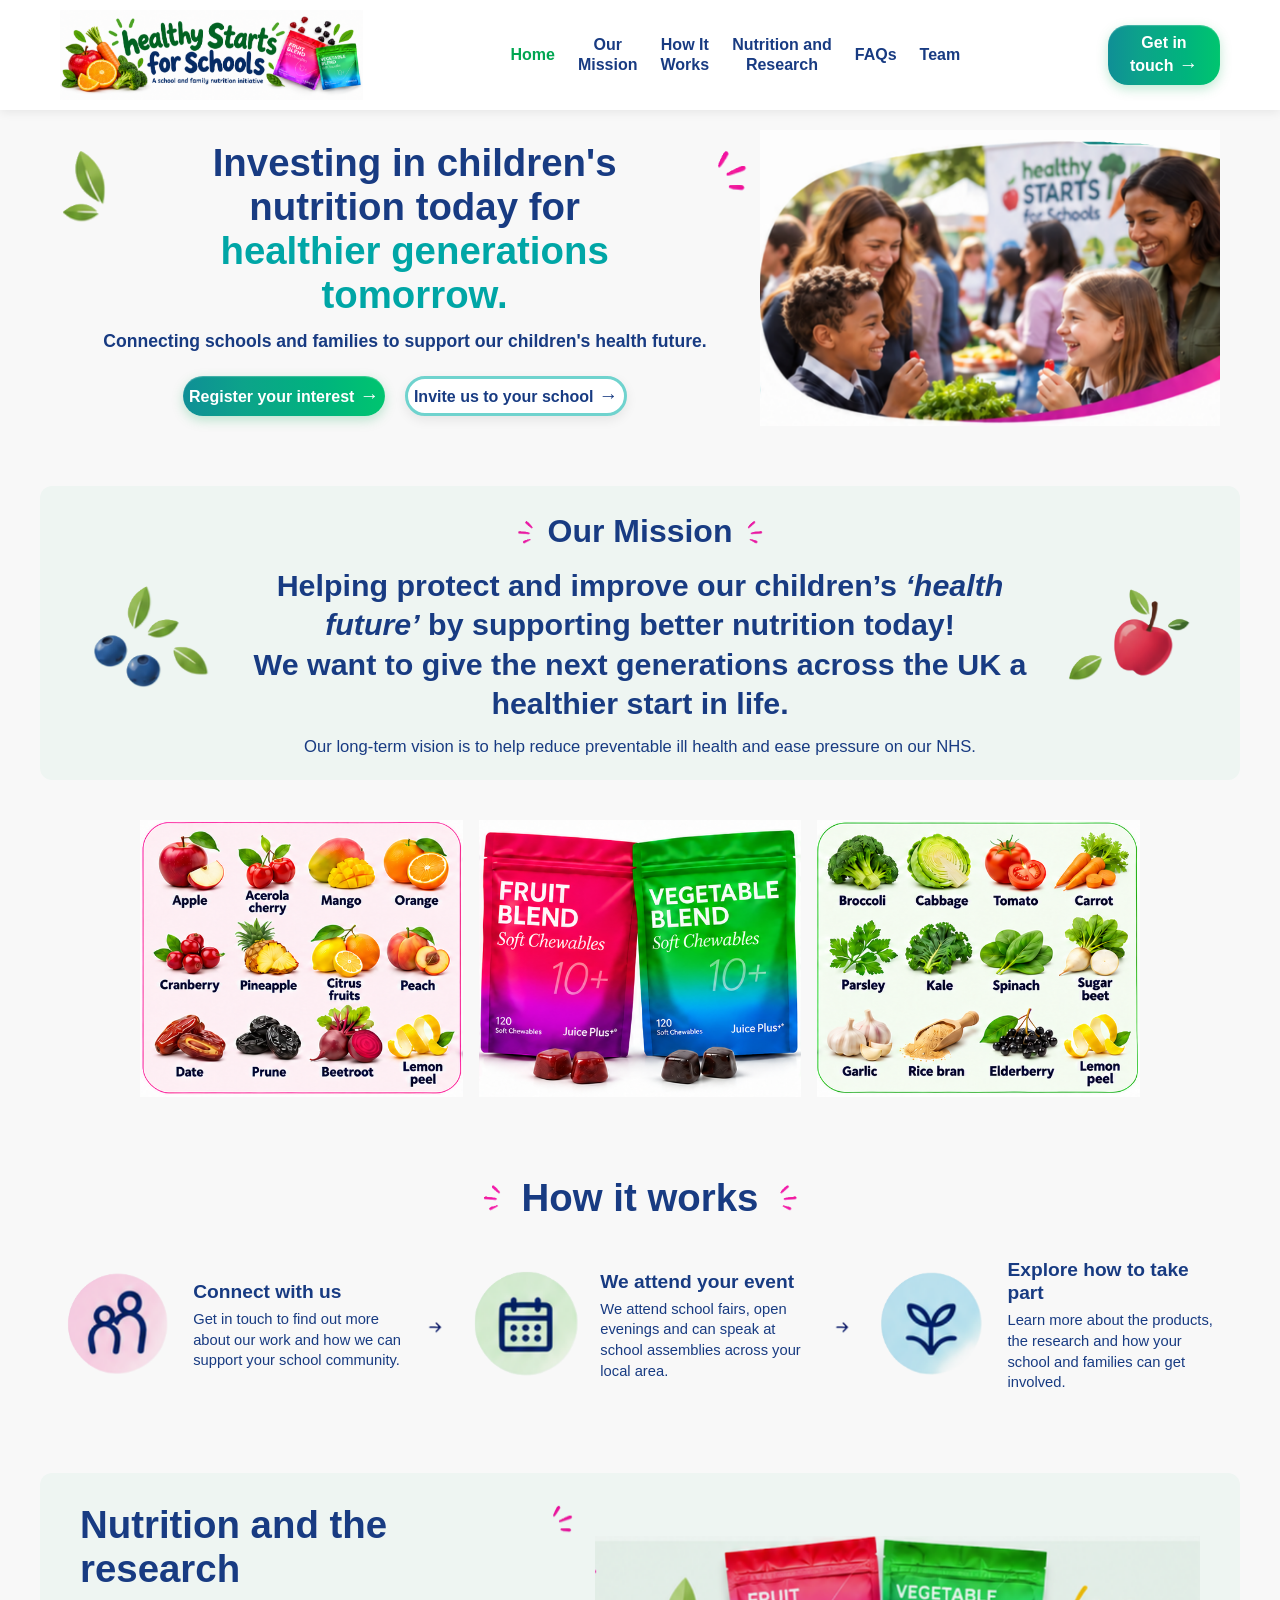
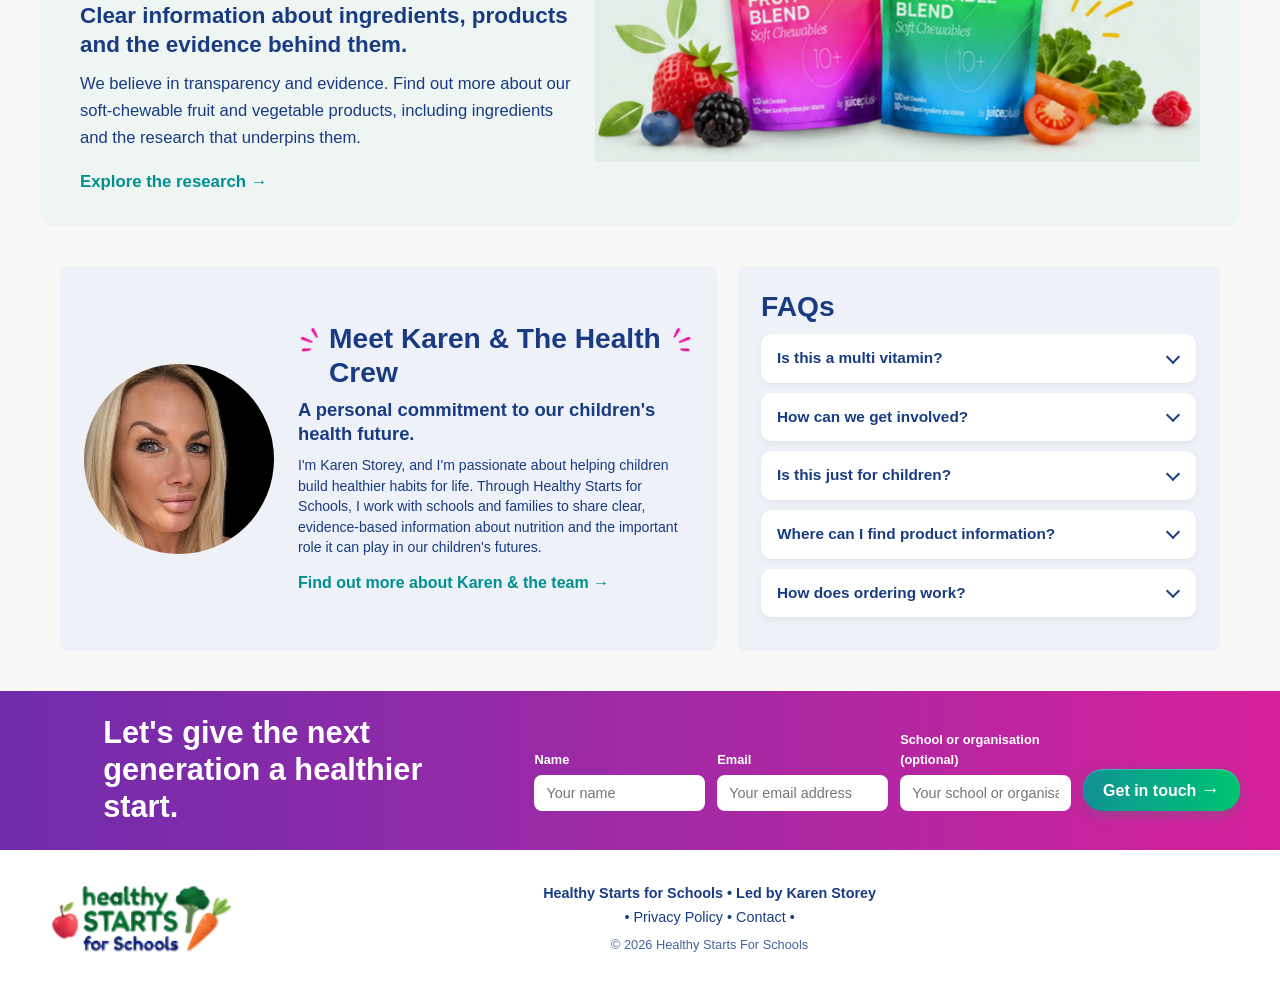
<file: index.html>
<!DOCTYPE html>
<html lang="en">
<head>
<meta charset="UTF-8">
<meta name="viewport" content="width=device-width, initial-scale=1.0">
<title>Healthy Starts For Schools</title>
<link rel="stylesheet" href="css/style.css">
<!-- Standard favicon -->
<link rel="icon" type="image/x-icon" href="images/icons/favicon.ico">

<!-- PNG favicons -->
<link rel="icon" type="image/png" sizes="16x16" href="images/icons/favicon-16x16.png">
<link rel="icon" type="image/png" sizes="32x32" href="images/icons/favicon-32x32.png">

<!-- Android -->
<link rel="icon" type="image/png" sizes="192x192" href="images/icons/android-chrome-192x192.png">
<link rel="icon" type="image/png" sizes="512x512" href="images/icons/android-chrome-512x512.png">

<!-- Apple -->
<link rel="apple-touch-icon" sizes="180x180" href="images/icons/apple-touch-icon.png">
</head>

<body>

<div id="header"></div>
<section class="hero-split">
	<div class="hero-content">

	<div class="hero-top">
		<img class="hero-leaves" src="images/leaves-top-left.png" alt="Leaves Left">

		<div class="hero-heading">
			<span class="dark-blue-text hero-text">Investing in children's nutrition today for</span>
			<span class="turquoise-text hero-text">healthier generations tomorrow.</span>
		</div>

		<img class="hero-glow" src="images/pink-glow-right.png" alt="Pink Glow">
	</div>

	<p class="hero-subtext">
		Connecting schools and families to support our children's health future.
	</p>

	<div class="hero-buttons">
		<button class="green-button" id="register-your-interest">Register your interest</button>
		<button class="white-button" id="invite-us-to-your-school">Invite us to your school</button>
	</div>

</div>

	<div class="hero-image">
		<img src="images/kids-parents-picture.png" alt="Kids Parents Picture">
	</div>
</section>

<section class="mission-banner">

	<img class="mission-fruit mission-fruit-left" src="images/mission-blueberries.png" alt="" aria-hidden="true">

	<div class="mission-text">

		<div class="mission-title-row">
			<img class="mission-glow" src="images/pink-glow-left-middle.png" alt="" aria-hidden="true">
			<h2 class="mission-title">Our Mission</h2>
			<img class="mission-glow" src="images/pink-glow-right-middle.png" alt="" aria-hidden="true">
		</div>

		<p class="mission-subtitle">
			Helping protect and improve our children’s <em>‘health future’</em> by supporting better nutrition today!<br>
We want to give the next generations across the UK a healthier start in life.
		</p>

		<p class="mission-body">
			Our long-term vision is to help reduce preventable ill health and ease pressure on our NHS.
		</p>

	</div>

	<img class="mission-fruit mission-fruit-right" src="images/mission-apple.png" alt="" aria-hidden="true">

</section>

<div class="ingredients-row">
		<img class="ingredients-img" src="images/caps-chewies-ingredients-left.png" alt="" aria-hidden="true">
		<img class="ingredients-img" src="images/caps-chewies-ingredients-center.png" alt="" aria-hidden="true">
		<img class="ingredients-img" src="images/caps-chewies-ingredients-right.png" alt="" aria-hidden="true">	
</div>


<section class="hiw">

	<div class="hiw-title-row">
		<img class="hiw-glow" src="images/pink-glow-left-middle.png" alt="" aria-hidden="true">
		<h2 class="hiw-title">How it works</h2>
		<img class="hiw-glow" src="images/pink-glow-right-middle.png" alt="" aria-hidden="true">
	</div>

	<div class="hiw-steps">

		<div class="hiw-step">
			<img class="hiw-icon" src="images/how-it-works-1-connect-graphic.png" alt="">
			<div class="hiw-text">
				<h3>Connect with us</h3>
				<p>Get in touch to find out more about our work and how we can support your school community.</p>
			</div>
		</div>

		<img class="hiw-arrow" src="images/how-it-works-0-arrow.png" alt="" aria-hidden="true">

		<div class="hiw-step">
			<img class="hiw-icon" src="images/how-it-works-2-join-graphic.png" alt="">
			<div class="hiw-text">
				<h3>We attend your event</h3>
				<p>We attend school fairs, open evenings and can speak at school assemblies across your local area.</p>
			</div>
		</div>

		<img class="hiw-arrow" src="images/how-it-works-0-arrow.png" alt="" aria-hidden="true">

		<div class="hiw-step">
			<img class="hiw-icon" src="images/how-it-works-3-explore-graphic.png" alt="">
			<div class="hiw-text">
				<h3>Explore how to take part</h3>
				<p>Learn more about the products, the research and how your school and families can get involved.</p>
			</div>
		</div>

	</div>

</section>
<section class="research-banner">

	<div class="research-text">

		<div class="research-title-row">
			<h2 class="research-title">Nutrition and the research</h2>
			<img class="research-glow" src="images/pink-glow-right.png" alt="" aria-hidden="true">
		</div>

		<p class="research-subtitle">
			Clear information about ingredients, products and the evidence behind them.
		</p>

		<p class="research-body">
			We believe in transparency and evidence. Find out more about our soft-chewable
			fruit and vegetable products, including ingredients and the research that
			underpins them.
		</p>

		<a class="research-link" href="nutritionresearch.html">Explore the research</a>

	</div>

	<div class="research-image">
		<img src="images/nutrition-and-research-graphic.png"
		     alt="Fruit Blend and Vegetable Blend soft chewables with fresh fruit and vegetables">
	</div>

</section>

<section class="tf">

	<!-- Left panel: Meet Karen -->
	<div class="tf-panel tf-team">

		<img class="tf-photo" src="images/people/Karen.png" alt="Karen Storey">

		<div class="tf-team-text">

			<div class="tf-title-row">
				<img class="tf-glow" src="images/pink-glow-left.png" alt="" aria-hidden="true">
				<h2 class="tf-title">Meet Karen &amp; The Health Crew</h2>
				<img class="tf-glow" src="images/pink-glow-right.png" alt="" aria-hidden="true">
			</div>

			<p class="tf-subtitle">A personal commitment to our children's health future.</p>

			<p class="tf-body">
				I'm Karen Storey, and I'm passionate about helping children build healthier
				habits for life. Through Healthy Starts for Schools, I work with schools and
				families to share clear, evidence-based information about nutrition and the
				important role it can play in our children's futures.
			</p>

			<a class="tf-link" href="team.html">Find out more about Karen &amp; the team</a>

		</div>
	</div>

	<!-- Right panel: FAQs -->
	<div class="tf-panel tf-faqs">

		<img class="tf-leaves" src="images/leaves-right.png" alt="" aria-hidden="true">

		<div class="tf-title-row">
			<h2 class="tf-title">FAQs</h2>
			<img class="tf-glow" src="images/pink-glow-right.png" alt="" aria-hidden="true">
		</div>
		<details class="tf-faq">
			<summary>Is this a multi vitamin?</summary>
			<p>No, the products are GMO free, Vegan, Whole food nutrition.</p>
		</details>
		<details class="tf-faq">
			<summary>How can we get involved?</summary>
			<p>Email us for more information.</p>
		</details>
		<details class="tf-faq">
			<summary>Is this just for children?</summary>
			<p>No. We do a full range of whole food nutrition for all ages 
			<a class="mini-green-button" href="https://karenstorey.juiceplus.com/gb/en-gb"
		   target="_blank" rel="noopener noreferrer">More info</a>
			</p>
		</details>

		<details class="tf-faq">
			<summary>Where can I find product information?</summary>
			<p>See the nutrition and research page.</p>
		</details>

		<details class="tf-faq">
			<summary>How does ordering work?</summary>
			<p>A simple repeat ordering system that gets delivered directly to your organisation.</p>
		</details>

	</div>

</section>

<section class="cta">
	<div class="cta-inner">

		<div class="cta-message">
			<img class="cta-leaves knockout" src="images/leaves-left.png" alt="" aria-hidden="true">
			<h2 class="cta-title">Let's give the next generation a healthier start.</h2>
			<img class="cta-glow knockout" src="images/pink-glow-right-middle.png" alt="" aria-hidden="true">
		</div>

		<form class="cta-form">
			<label>Name
				<input type="text" id="name" name="name" placeholder="Your name">
			</label>

			<label>Email
				<input type="email" id="email" name="email" placeholder="Your email address">
			</label>

			<label>School or organisation (optional)
				<input type="text" id="organisation" name="organisation" placeholder="Your school or organisation">
			</label>

			<button type="submit" id="get-in-touch-purple" class="green-button">
				Get in touch
			</button>
		</form>

	</div>
</section>
<div id="footer"></div>


<script src="js/script.js"></script>

</body>
</html>
</file>
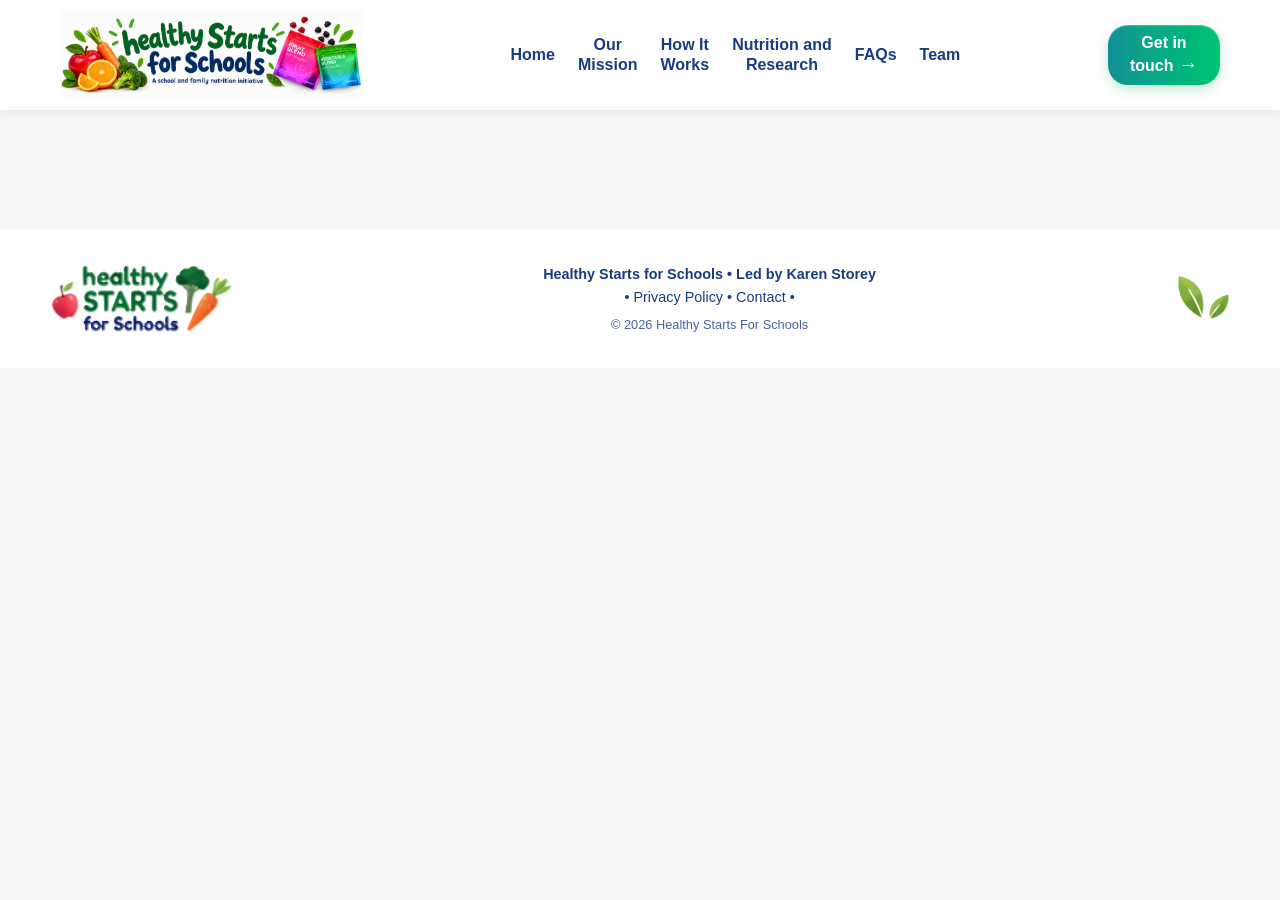
<file: blankpage.html>
<!DOCTYPE html>
<html lang="en">
<head>
<meta charset="UTF-8">
<meta name="viewport" content="width=device-width, initial-scale=1.0">
<title>Contact Us</title>
<link rel="stylesheet" href="css/style.css">
<!-- Standard favicon -->
<link rel="icon" type="image/x-icon" href="images/icons/favicon.ico">

<!-- PNG favicons -->
<link rel="icon" type="image/png" sizes="16x16" href="images/icons/favicon-16x16.png">
<link rel="icon" type="image/png" sizes="32x32" href="images/icons/favicon-32x32.png">

<!-- Android -->
<link rel="icon" type="image/png" sizes="192x192" href="images/icons/android-chrome-192x192.png">
<link rel="icon" type="image/png" sizes="512x512" href="images/icons/android-chrome-512x512.png">

<!-- Apple -->
<link rel="apple-touch-icon" sizes="180x180" href="images/icons/apple-touch-icon.png">
</head>

<body>

<div id="header"></div>

<section class="content">



</section>

<div id="footer"></div>

<script src="js/script.js"></script>

</body>
</html>
</file>
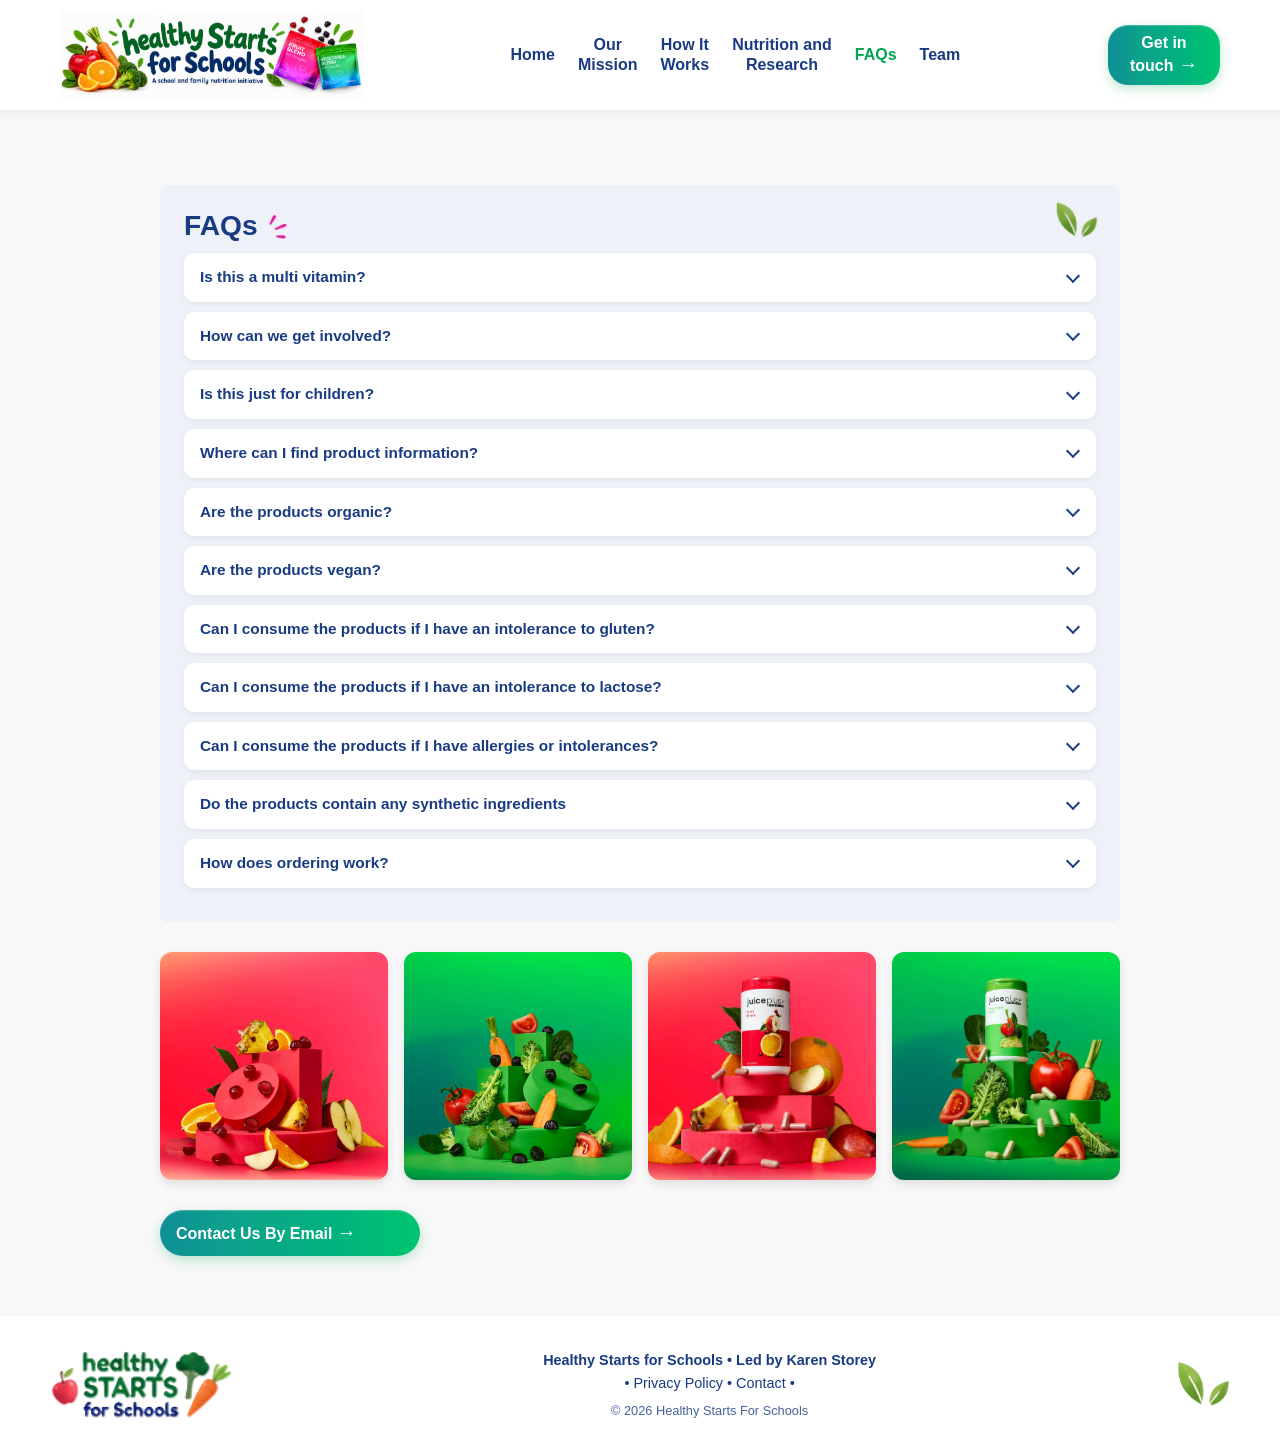
<file: faqs.html>
<!DOCTYPE html>
<html lang="en">
<head>
<meta charset="UTF-8">
<meta name="viewport" content="width=device-width, initial-scale=1.0">
<title>FAQs</title>
<link rel="stylesheet" href="css/style.css">
<!-- Standard favicon -->
<link rel="icon" type="image/x-icon" href="images/icons/favicon.ico">

<!-- PNG favicons -->
<link rel="icon" type="image/png" sizes="16x16" href="images/icons/favicon-16x16.png">
<link rel="icon" type="image/png" sizes="32x32" href="images/icons/favicon-32x32.png">

<!-- Android -->
<link rel="icon" type="image/png" sizes="192x192" href="images/icons/android-chrome-192x192.png">
<link rel="icon" type="image/png" sizes="512x512" href="images/icons/android-chrome-512x512.png">

<!-- Apple -->
<link rel="apple-touch-icon" sizes="180x180" href="images/icons/apple-touch-icon.png">
</head>

<body>

<div id="header"></div>

<section class="content">
	<p>
	<div class="tf-panel tf-faqs">

			<img class="tf-leaves" src="images/leaves-right.png" alt="" aria-hidden="true">

			<div class="tf-title-row">
				<h2 class="tf-title">FAQs</h2>
				<img class="tf-glow" src="images/pink-glow-right.png" alt="" aria-hidden="true">
			</div>
			<details class="tf-faq">
				<summary>Is this a multi vitamin?</summary>
				<p>No, the products are GMO free, Vegan, Whole food nutrition.</p>
			</details>
			<details class="tf-faq">
				<summary>How can we get involved?</summary>
				<p>Email us for more information.</p>
			</details>
			<details class="tf-faq">
				<summary>Is this just for children?</summary>
				<p>No. We do a full range of whole food nutrition for all ages 
				<a class="mini-green-button" href="https://keith.juiceplus.com"
			   target="_blank" rel="noopener noreferrer">More info</a>
				</p>
			</details>

			<details class="tf-faq">
				<summary>Where can I find product information?</summary>
				<p>See the nutrition and research page.</p>
			</details>
			
			<details class="tf-faq">
				<summary>Are the products organic?</summary>
				<p>We use organically grown fruits and vegetables whenever possible, provided they meet out strict quality standards. However, because organic sourcing is not always available at the level of quality we require, our products are not certified organic.</p>
			</details>
			
			<details class="tf-faq">
				<summary>Are the products vegan?</summary>
				<p>The capsules and chewables, as sold, are suitable for a vegan diet</p>
			</details>
			
			<details class="tf-faq">
				<summary>Can I consume the products if I have an intolerance to gluten?</summary>
				<p>We can confirm that all the products are gluten-free, containing gluten at levels below 20ppm, in accordance with EU Regulations on this subject.</p>
			</details>
			
			<details class="tf-faq">
				<summary>Can I consume the  products if I have an intolerance to lactose?</summary>
				<p>The products are lactose-free.</p>
			</details>
			
			<details class="tf-faq">
				<summary>Can I consume the products if I have allergies or intolerances?</summary>
				<p>If there are specific ingredients that you need to avoid due to your allergy or intolerance, please take a look at our product labels (available on our website) to check whether they are present in our products.  Ingredients that are considered common allergens under EU food law are highlighted in bold, but please do check the ingredients list carefully for any ingredient that is of concern to you with your specific allergy/intolerance.
				<br>
				If you have any concerns about the suitability of a food for you, due to allergies or other medical conditions, please always take a copy of the product information/label and discuss the matter with your doctor or other healthcare professional.</p>
			</details>
			
			<details class="tf-faq">
				<summary>Do the products contain any synthetic ingredients</summary>
				<p>Our products are developed with a focus on minimally processed, plant-based, whole-food ingredients. We aim, where possible, to use ingredients that are minimally processed and sourced from nature, within all other legal requirements.
				products are free of: <br>
					&bull; Preservatives<br>
					&bull; Synthetic colourings<br>
					&bull; Chemical stabilisers<br>
					&bull; GMO ingredients
				</p>
			</details>

			<details class="tf-faq">
				<summary>How does ordering work?</summary>
				<p>A simple repeat ordering system that gets delivered directly to your organisation. Te health crew will get you started and will be at the end of the phone if you have any issues. We will also do scheduled follow up calls to ensure all is going smoothly.</p>
			</details>

		</div>
	</p>

	<div class="product-gallery">

		<img src="images/Chew/Chewables2.png" alt="Fruit Blend soft chewables with fresh fruit">
		<img src="images/Chew/Chewables3.png" alt="Vegetable Blend soft chewables with fresh vegetables">

		<img src="images/Caps/Caps2.png" alt="Fruit Blend capsules and tub with fresh fruit">
		<img src="images/Caps/Caps3.png" alt="Vegetable Blend capsules and tub with fresh vegetables">

	</div>

	<a href="mailto:info@healthystartsforschools.co.uk" class="email-btn">
	Contact Us By Email
	</a>
<!--
<p>
<div class="research-image">
		<img src="images/raspberries-chewies-115.png" alt="Fruit Blend soft chewables with fresh fruit"><br>
		<img src="images/apples-chewies-115.png" alt="Vegetable Blend soft chewables with fresh vegetables">
	</div>
</p>-->
</section>

<div id="footer"></div>

<script src="js/script.js"></script>

</body>
</html>
</file>
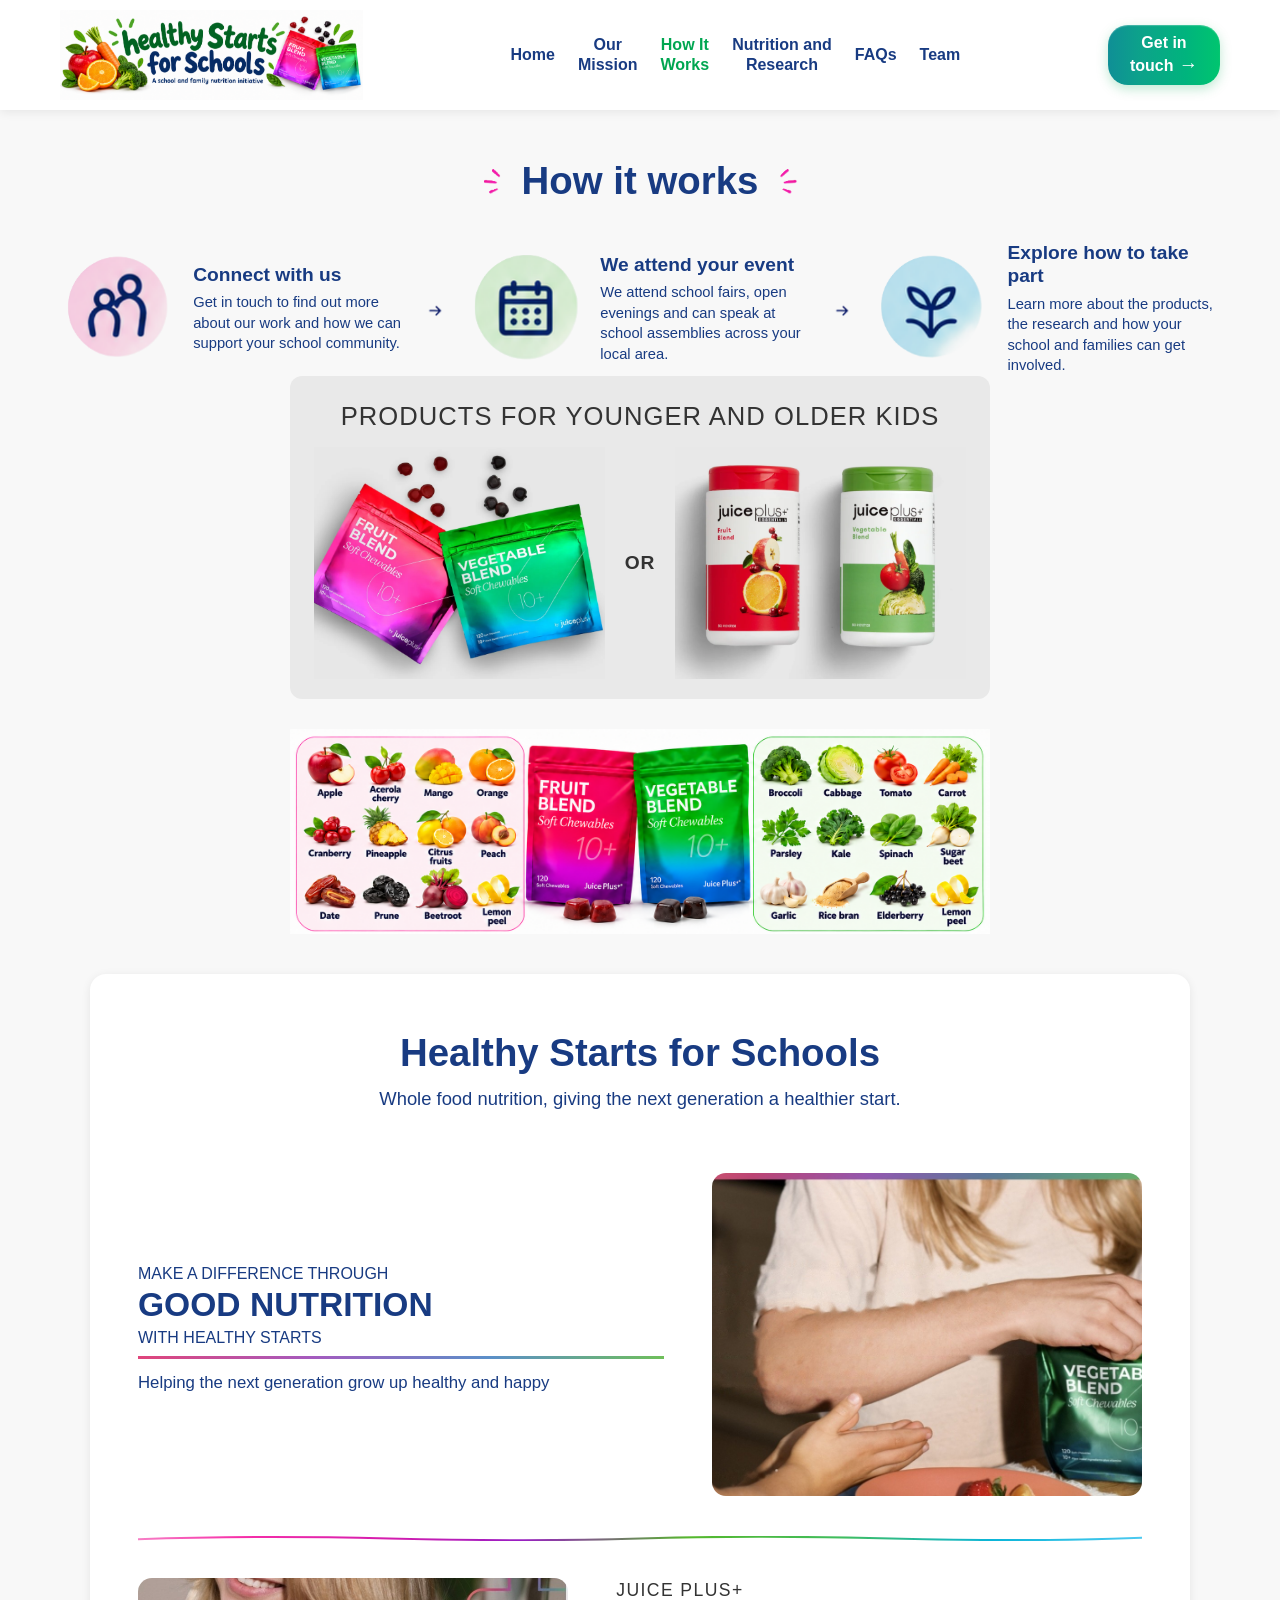
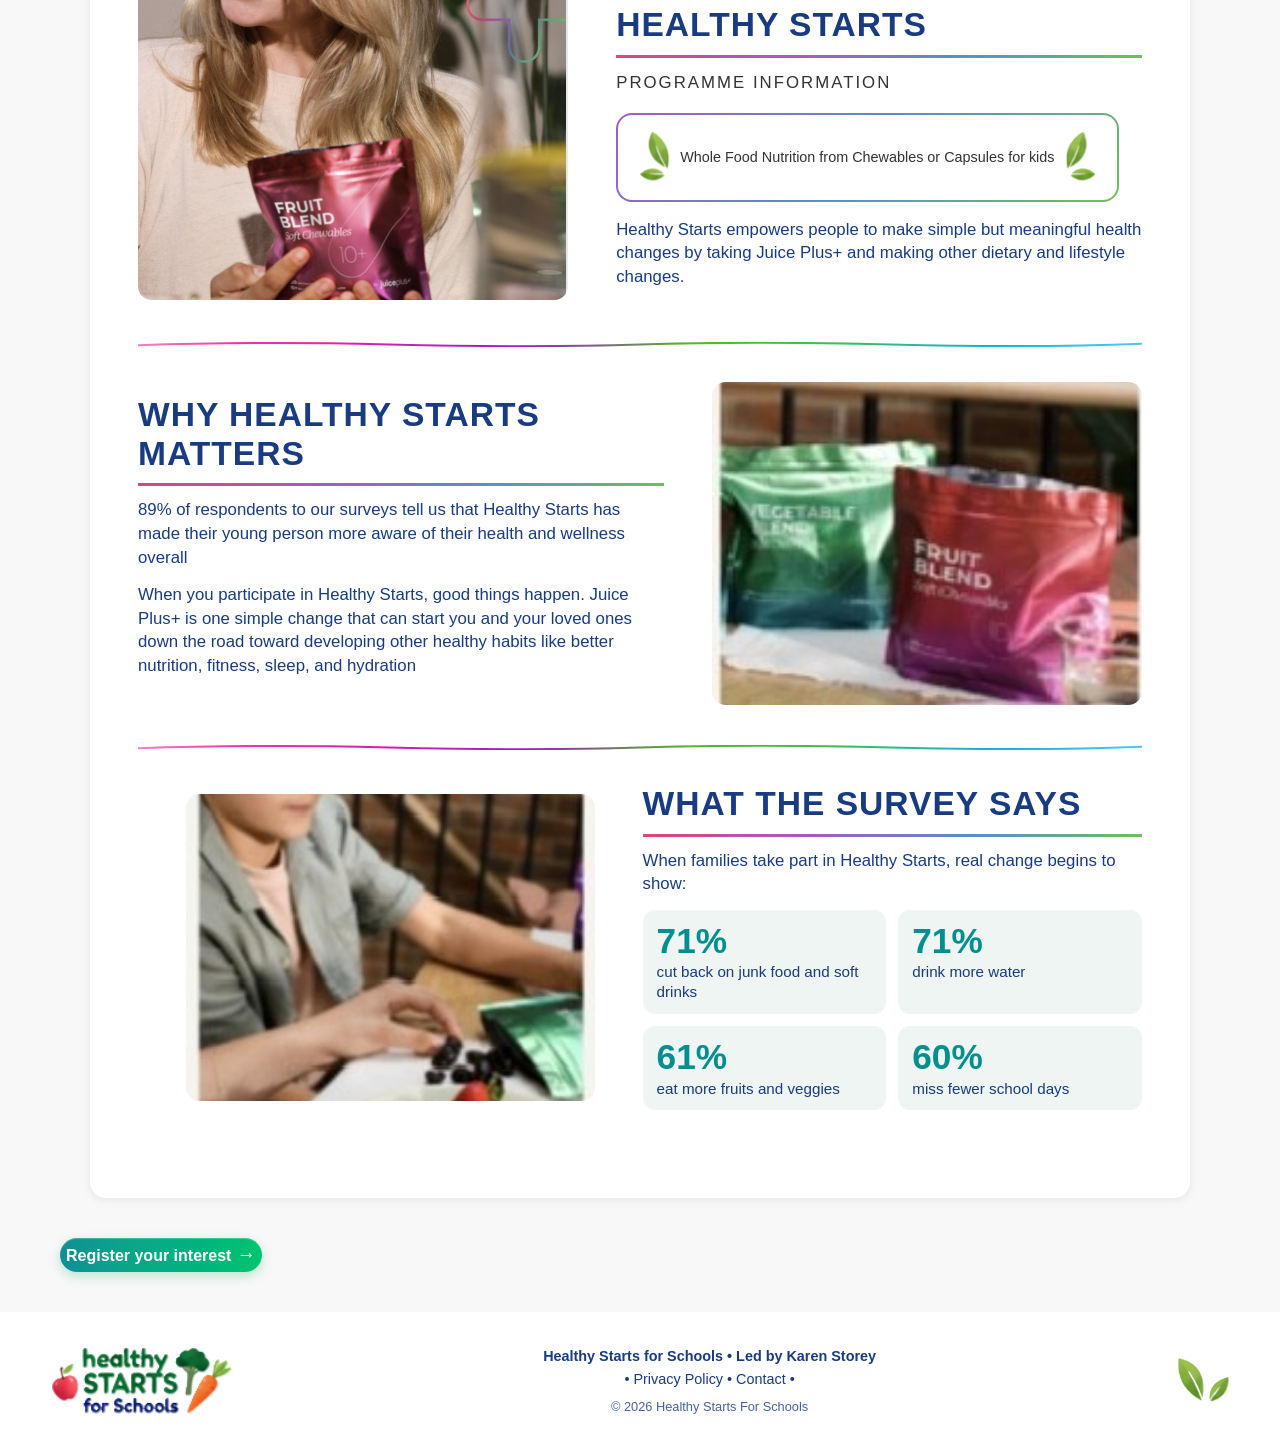
<file: howitworks.html>
<!DOCTYPE html>
<html lang="en">
<head>
<meta charset="UTF-8">
<meta name="viewport" content="width=device-width, initial-scale=1.0">
<title>How It Works</title>
<link rel="stylesheet" href="css/style.css">
<!-- Standard favicon -->
<link rel="icon" type="image/x-icon" href="images/icons/favicon.ico">

<!-- PNG favicons -->
<link rel="icon" type="image/png" sizes="16x16" href="images/icons/favicon-16x16.png">
<link rel="icon" type="image/png" sizes="32x32" href="images/icons/favicon-32x32.png">

<!-- Android -->
<link rel="icon" type="image/png" sizes="192x192" href="images/icons/android-chrome-192x192.png">
<link rel="icon" type="image/png" sizes="512x512" href="images/icons/android-chrome-512x512.png">

<!-- Apple -->
<link rel="apple-touch-icon" sizes="180x180" href="images/icons/apple-touch-icon.png">
</head>

<body>

<div id="header"></div>

<section class="hiw">

	<div class="hiw-title-row">
		<img class="hiw-glow" src="images/pink-glow-left-middle.png" alt="" aria-hidden="true">
		<h2 class="hiw-title">How it works</h2>
		<img class="hiw-glow" src="images/pink-glow-right-middle.png" alt="" aria-hidden="true">
	</div>

	<div class="hiw-steps">

		<div class="hiw-step">
			<img class="hiw-icon" src="images/how-it-works-1-connect-graphic.png" alt="">
			<div class="hiw-text">
				<h3>Connect with us</h3>
				<p>Get in touch to find out more about our work and how we can support your school community.</p>
			</div>
		</div>

		<img class="hiw-arrow" src="images/how-it-works-0-arrow.png" alt="" aria-hidden="true">

		<div class="hiw-step">
			<img class="hiw-icon" src="images/how-it-works-2-join-graphic.png" alt="">
			<div class="hiw-text">
				<h3>We attend your event</h3>
				<p>We attend school fairs, open evenings and can speak at school assemblies across your local area.</p>
			</div>
		</div>

		<img class="hiw-arrow" src="images/how-it-works-0-arrow.png" alt="" aria-hidden="true">

		<div class="hiw-step">
			<img class="hiw-icon" src="images/how-it-works-3-explore-graphic.png" alt="">
			<div class="hiw-text">
				<h3>Explore how to take part</h3>
				<p>Learn more about the products, the research and how your school and families can get involved.</p>
			</div>
		</div>

	</div>
<div class="free-products">

	<h2 class="fp-title">Products for younger and older kids</h2>

	<div class="fp-row">

		<div class="fp-photo">
			<img src="images/Chew/Chewables0.png"
			     alt="Fruit Blend and Vegetable Blend soft chewables pouches">
		</div>

		<span class="fp-or">OR</span>

		<div class="fp-photo">
			<img src="images/Caps/Caps1.png"
			     alt="Fruit Blend and Vegetable Blend capsule tubs">
		</div>

	</div>

</div>
<img class="clinicalresearch" src="images/caps-chewies-ingredients.png" alt="" aria-hidden="true">
<div class="story">

	<!-- Heading -->
	<div class="story-head">
		<h2>Healthy Starts for Schools</h2>
		<p>Whole food nutrition, giving the next generation a healthier start.</p>
	</div>

	<!-- 1. The hook: Good nutrition (photo on the right) -->
	<section class="story-row">

		<div class="survey-text">

			<p class="survey-kicker">MAKE A DIFFERENCE THROUGH</p>
			<h2 class="survey-headline">GOOD NUTRITION</h2>
			<p class="survey-kicker">WITH HEALTHY STARTS</p>

			<div class="survey-rule"></div>

			<p class="survey-intro">
				Helping the next generation grow up healthy and happy
			</p>

		</div>

		<div class="survey-photo">
			<img src="images/research/GN-01-no-text.jpg"
			     alt="A child and an adult sharing a pouch of Vegetable Blend soft chewables with fresh fruit">
		</div>

	</section>

	<!-- 2. What it is: Programme information (photo on the left) -->
	<section class="story-row">

		<div class="survey-text">

			<p class="survey-brand">JUICE PLUS+</p>
			<h2 class="survey-title">Healthy Starts</h2>
			<div class="survey-rule"></div>
			<p class="survey-sub">PROGRAMME INFORMATION</p>

			<div class="survey-result">
				<img class="result-leaf" src="images/leaves-top-left.png" alt="" aria-hidden="true">
				<span class="result-text">Whole Food Nutrition from Chewables or Capsules for kids</span>
				<img class="result-leaf" src="images/leaves-top-right.png" alt="" aria-hidden="true">
			</div>

			<p class="survey-intro">
				Healthy Starts empowers people to make simple but meaningful health changes
				by taking Juice Plus+ and making other dietary and lifestyle changes.
			</p>

		</div>

		<div class="survey-photo">
			<img src="images/research/hs-prog-info-pic.png"
			     alt="A smiling girl holding a pouch of Fruit Blend soft chewables">
		</div>

	</section>

	<!-- 3. The reason: Why Healthy Starts matters (photo on the right) -->
	<section class="story-row">

		<div class="survey-text">

			<h2 class="survey-title">Why Healthy Starts matters</h2>
			<div class="survey-rule"></div>

			<p class="survey-intro">
				89% of respondents to our surveys tell us that Healthy Starts has made their
				young person more aware of their health and wellness overall
			</p>

			<p class="survey-intro">
				When you participate in Healthy Starts, good things happen. Juice Plus+ is one
				simple change that can start you and your loved ones down the road toward
				developing other healthy habits like better nutrition, fitness, sleep, and
				hydration
			</p>

		</div>

		<div class="survey-photo">
			<img src="images/research/why-healthy-starts-matters-pic.png"
			     alt="Fruit Blend and Vegetable Blend soft chewables pouches on a table with a bowl of berries">
		</div>

	</section>

	<!-- 4. The proof: What the survey says (photo on the left) -->
	<section class="story-row">

		<div class="survey-text">

			<h2 class="survey-title">What the survey says</h2>
			<div class="survey-rule"></div>

			<p class="survey-intro">
				When families take part in Healthy Starts, real change begins to show:
			</p>

			<ul class="stat-tiles">
				<li><strong>71%</strong><span>cut back on junk food and soft drinks</span></li>
				<li><strong>71%</strong><span>drink more water</span></li>
				<li><strong>61%</strong><span>eat more fruits and veggies</span></li>
				<li><strong>60%</strong><span>miss fewer school days</span></li>
			</ul>

		</div>

		<div class="survey-photo">
			<img src="images/research/what-the-survey-says-pic.png"
			     alt="A child enjoying a plate of fresh fruit and a Juice Plus pouch">
		</div>
		<div class="story-cta">		
		</div>
	</section>

	

</div>
<!-- Ending -->
	
		<button class="green-button" id="story-register">Register your interest</button>
	
</section>

<div id="footer"></div>

<script src="js/script.js"></script>

</body>
</html>
</file>
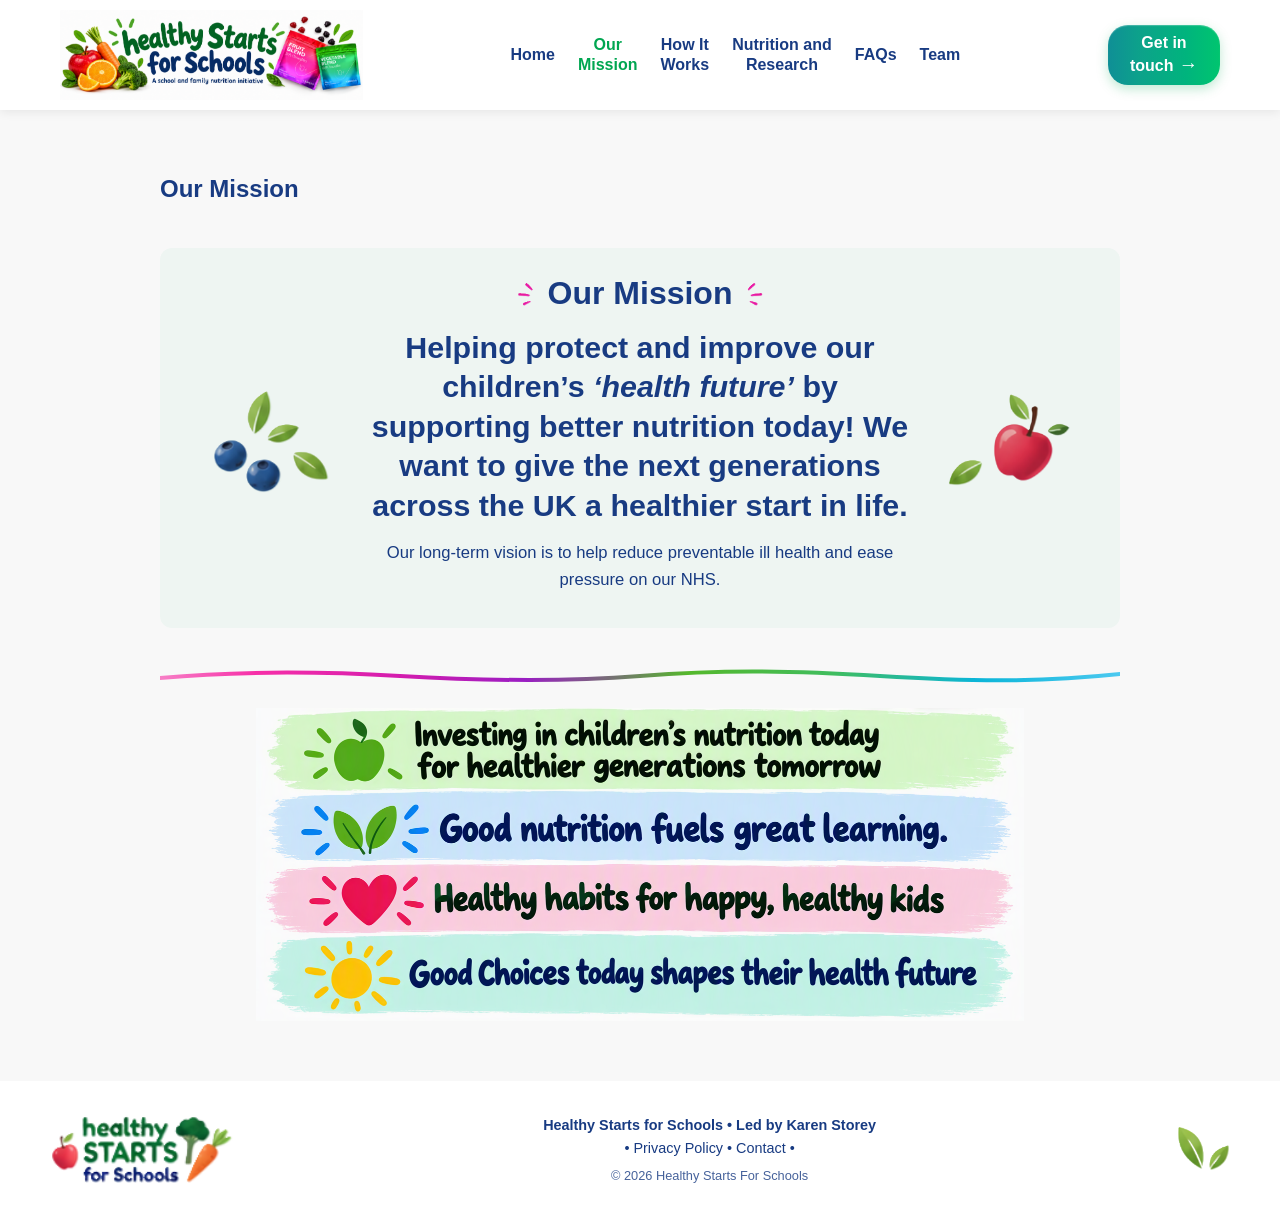
<file: mission.html>
<!DOCTYPE html>
<html lang="en">
<head>
<meta charset="UTF-8">
<meta name="viewport" content="width=device-width, initial-scale=1.0">
<title>HSFS Mission</title>
<link rel="stylesheet" href="css/style.css">
<!-- Standard favicon -->
<link rel="icon" type="image/x-icon" href="images/icons/favicon.ico">

<!-- PNG favicons -->
<link rel="icon" type="image/png" sizes="16x16" href="images/icons/favicon-16x16.png">
<link rel="icon" type="image/png" sizes="32x32" href="images/icons/favicon-32x32.png">

<!-- Android -->
<link rel="icon" type="image/png" sizes="192x192" href="images/icons/android-chrome-192x192.png">
<link rel="icon" type="image/png" sizes="512x512" href="images/icons/android-chrome-512x512.png">

<!-- Apple -->
<link rel="apple-touch-icon" sizes="180x180" href="images/icons/apple-touch-icon.png">
</head>

<body>

<div id="header"></div>

<section class="content">

<h1>Our Mission</h1>

<section class="mission-banner">

	<img class="mission-fruit mission-fruit-left" src="images/mission-blueberries.png" alt="" aria-hidden="true">

	<div class="mission-text">

		<div class="mission-title-row">
			<img class="mission-glow" src="images/pink-glow-left-middle.png" alt="" aria-hidden="true">
			<h2 class="mission-title">Our Mission</h2>
			<img class="mission-glow" src="images/pink-glow-right-middle.png" alt="" aria-hidden="true">
		</div>

		<p class="mission-subtitle">
			Helping protect and improve our children’s <em>‘health future’</em> by supporting better nutrition today!
We want to give the next generations across the UK a healthier start in life.
		</p>

		<p class="mission-body">
			Our long-term vision is to help reduce preventable ill health and ease pressure on our NHS.
		</p>

	</div>

	<img class="mission-fruit mission-fruit-right" src="images/mission-apple.png" alt="" aria-hidden="true">

</section>

<div class="squiggle-divider-thick"></div>

<img class="straplines" src="images/StrapLines.png" alt="" aria-hidden="true">
</section>

<div id="footer"></div>

<script src="js/script.js"></script>

</body>
</html>
</file>
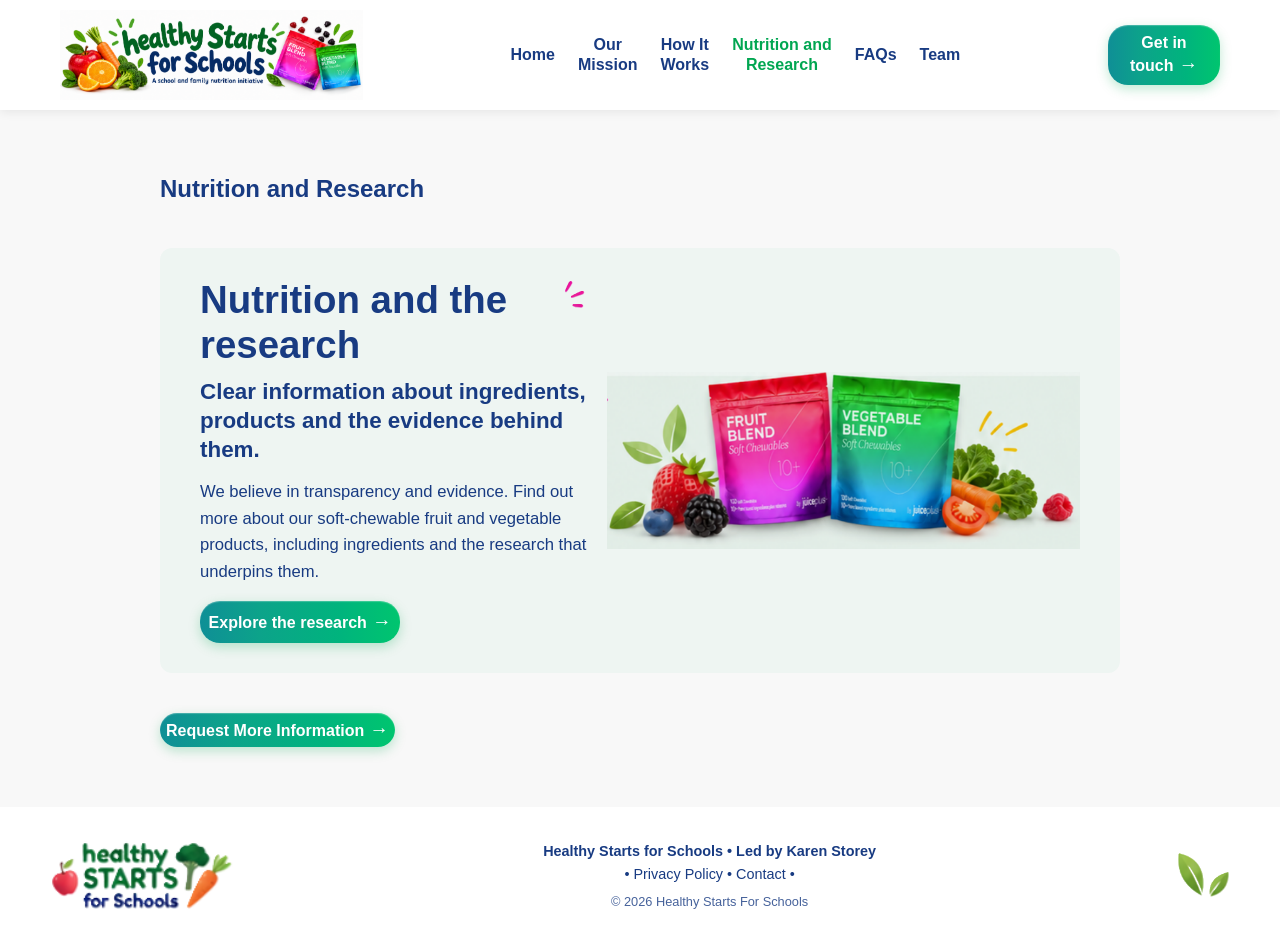
<file: nutritionresearch.html>
<!DOCTYPE html>
<html lang="en">
<head>
<meta charset="UTF-8">
<meta name="viewport" content="width=device-width, initial-scale=1.0">
<title>Nutrition and Research</title>
<link rel="stylesheet" href="css/style.css">
<!-- Standard favicon -->
<link rel="icon" type="image/x-icon" href="images/icons/favicon.ico">

<!-- PNG favicons -->
<link rel="icon" type="image/png" sizes="16x16" href="images/icons/favicon-16x16.png">
<link rel="icon" type="image/png" sizes="32x32" href="images/icons/favicon-32x32.png">

<!-- Android -->
<link rel="icon" type="image/png" sizes="192x192" href="images/icons/android-chrome-192x192.png">
<link rel="icon" type="image/png" sizes="512x512" href="images/icons/android-chrome-512x512.png">

<!-- Apple -->
<link rel="apple-touch-icon" sizes="180x180" href="images/icons/apple-touch-icon.png">
</head>

<body>

<div id="header"></div>

<section class="content">

<h1>Nutrition and Research</h1>

<section class="research-banner">

	<div class="research-text">

		<div class="research-title-row">
			<h2 class="research-title">Nutrition and the research</h2>
			<img class="research-glow" src="images/pink-glow-right.png" alt="" aria-hidden="true">
		</div>

		<p class="research-subtitle">
			Clear information about ingredients, products and the evidence behind them.
		</p>

		<p class="research-body">
			We believe in transparency and evidence. Find out more about our soft-chewable
			fruit and vegetable products, including ingredients and the research that
			underpins them.
		</p>

		<a class="green-button" href="nutritionresearchmore.html">Explore the research</a>		

	</div>

	<div class="research-image">
		<img src="images/nutrition-and-research-graphic.png"
		     alt="Fruit Blend and Vegetable Blend soft chewables with fresh fruit and vegetables">
	</div>

</section>

<button class='green-button' id='get-in-touch-nutrition'>Request More Information</button>

</section>

<div id="footer"></div>

<script src="js/script.js"></script>

</body>
</html>
</file>
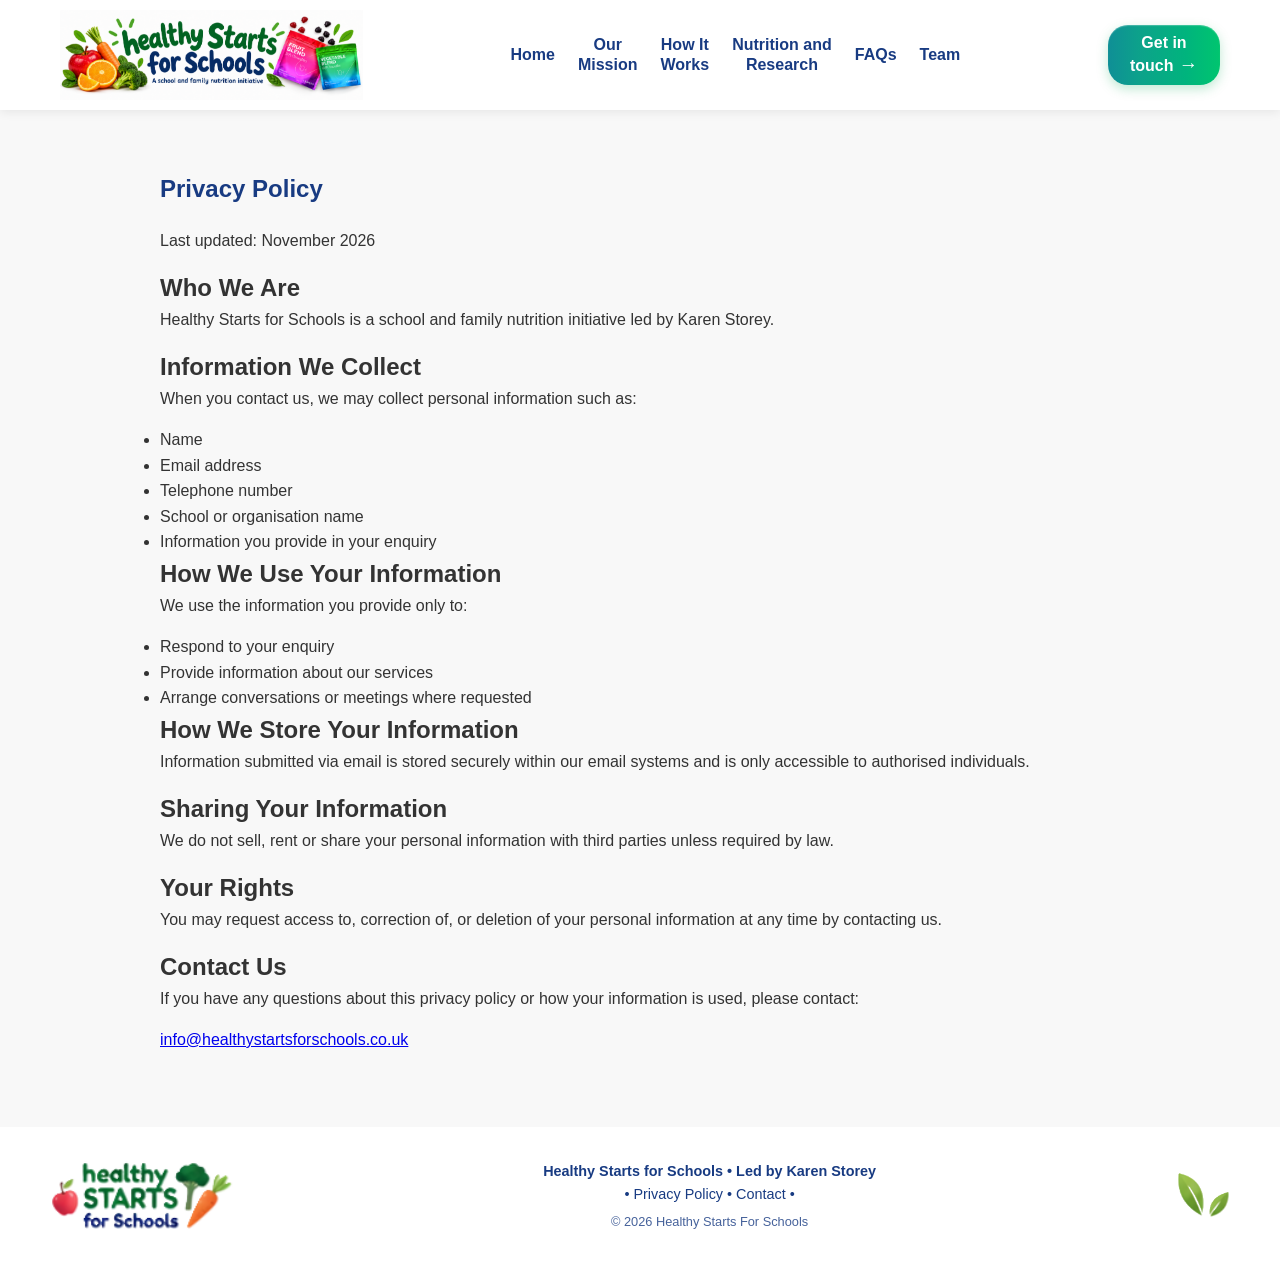
<file: privacy.html>
<!DOCTYPE html>
<html lang="en">
<head>
<meta charset="UTF-8">
<meta name="viewport" content="width=device-width, initial-scale=1.0">
<title>Privacy Policy</title>
<link rel="stylesheet" href="css/style.css">
<!-- Standard favicon -->
<link rel="icon" type="image/x-icon" href="images/icons/favicon.ico">

<!-- PNG favicons -->
<link rel="icon" type="image/png" sizes="16x16" href="images/icons/favicon-16x16.png">
<link rel="icon" type="image/png" sizes="32x32" href="images/icons/favicon-32x32.png">

<!-- Android -->
<link rel="icon" type="image/png" sizes="192x192" href="images/icons/android-chrome-192x192.png">
<link rel="icon" type="image/png" sizes="512x512" href="images/icons/android-chrome-512x512.png">

<!-- Apple -->
<link rel="apple-touch-icon" sizes="180x180" href="images/icons/apple-touch-icon.png">
</head>

<body>

<div id="header"></div>

<section class="content">

<h1>Privacy Policy</h1>

<p>Last updated: November 2026</p>

<h2>Who We Are</h2>

<p>
Healthy Starts for Schools is a school and family nutrition initiative led by Karen Storey.
</p>

<h2>Information We Collect</h2>

<p>
When you contact us, we may collect personal information such as:
</p>

<ul>
    <li>Name</li>
    <li>Email address</li>
    <li>Telephone number</li>
    <li>School or organisation name</li>
    <li>Information you provide in your enquiry</li>
</ul>

<h2>How We Use Your Information</h2>

<p>
We use the information you provide only to:
</p>

<ul>
    <li>Respond to your enquiry</li>
    <li>Provide information about our services</li>
    <li>Arrange conversations or meetings where requested</li>
</ul>

<h2>How We Store Your Information</h2>

<p>
Information submitted via email is stored securely within our email systems and is only accessible to authorised individuals.
</p>

<h2>Sharing Your Information</h2>

<p>
We do not sell, rent or share your personal information with third parties unless required by law.
</p>

<h2>Your Rights</h2>

<p>
You may request access to, correction of, or deletion of your personal information at any time by contacting us.
</p>

<h2>Contact Us</h2>

<p>
If you have any questions about this privacy policy or how your information is used, please contact:
</p>

<p>
<a href="mailto:info@healthystartsforschools.co.uk">
info@healthystartsforschools.co.uk
</a>
</p>

</section>

<div id="footer"></div>

<script src="js/script.js"></script>

</body>
</html>
</file>
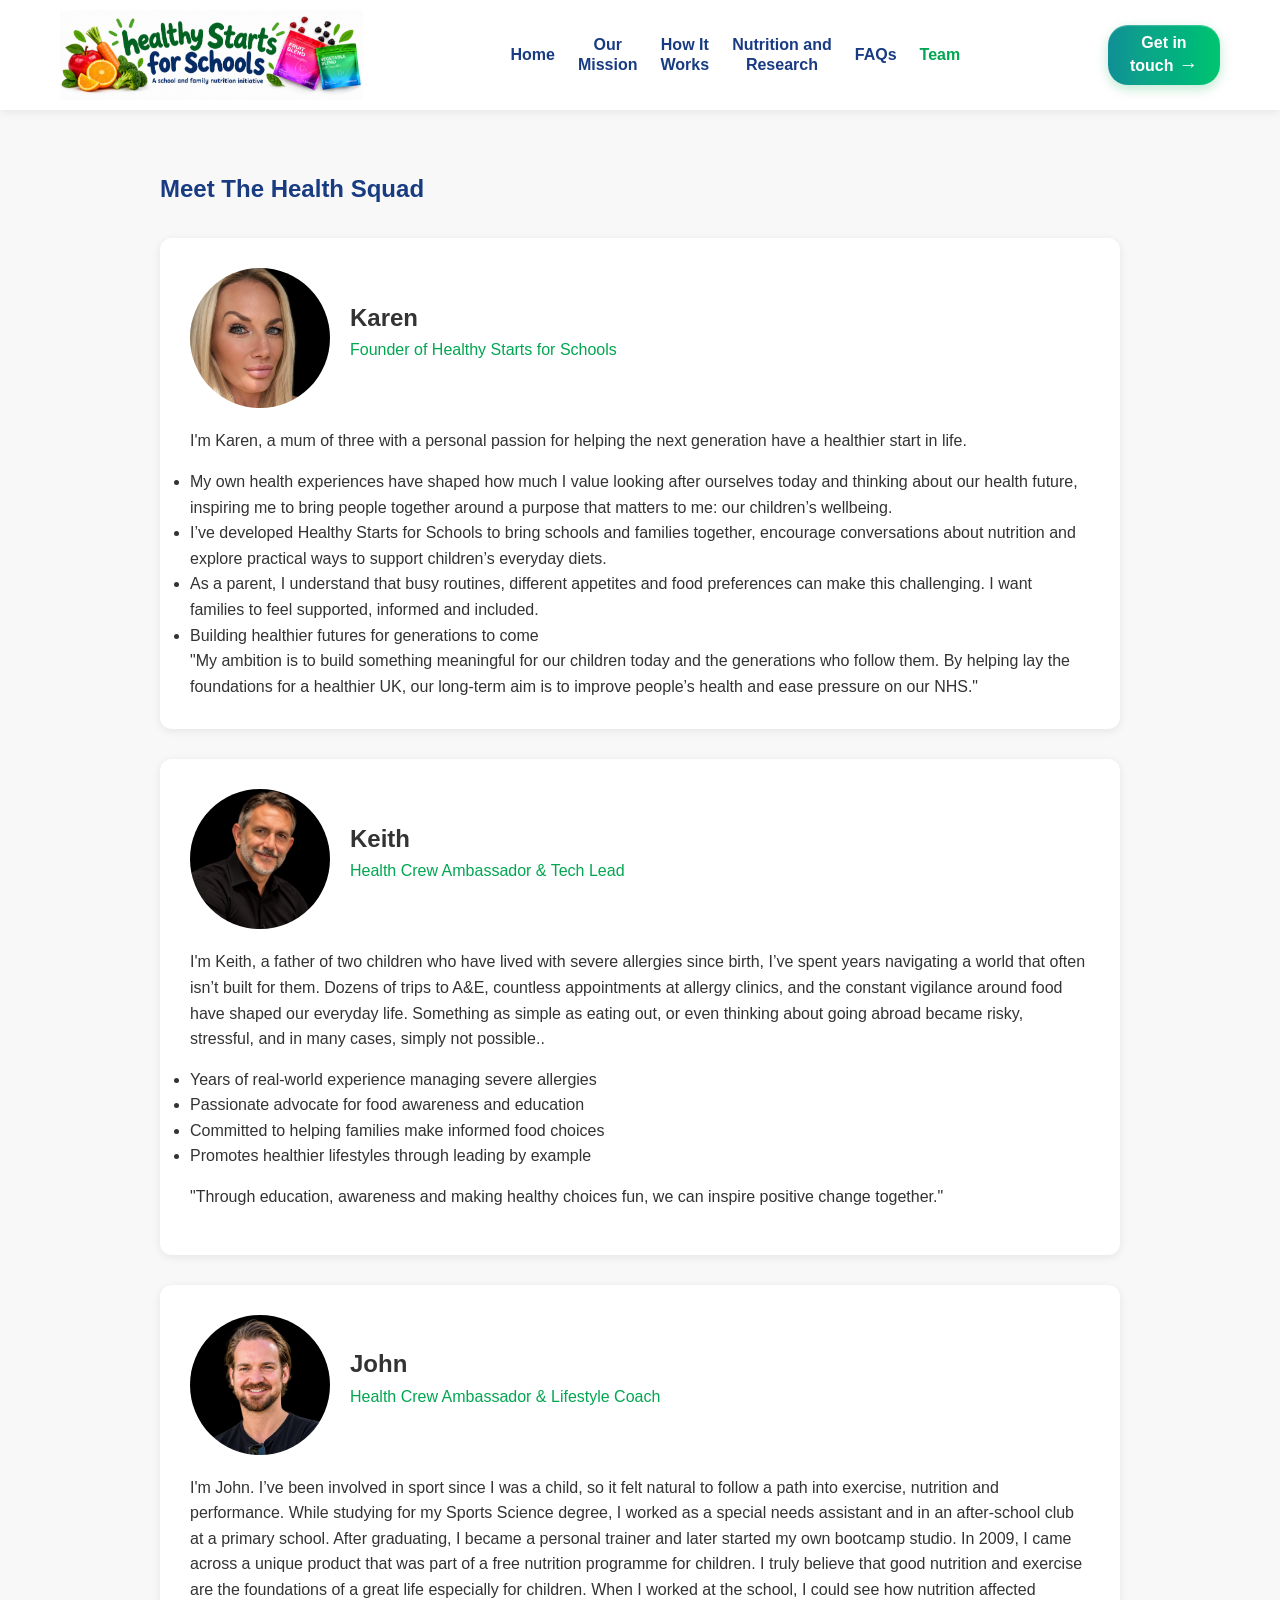
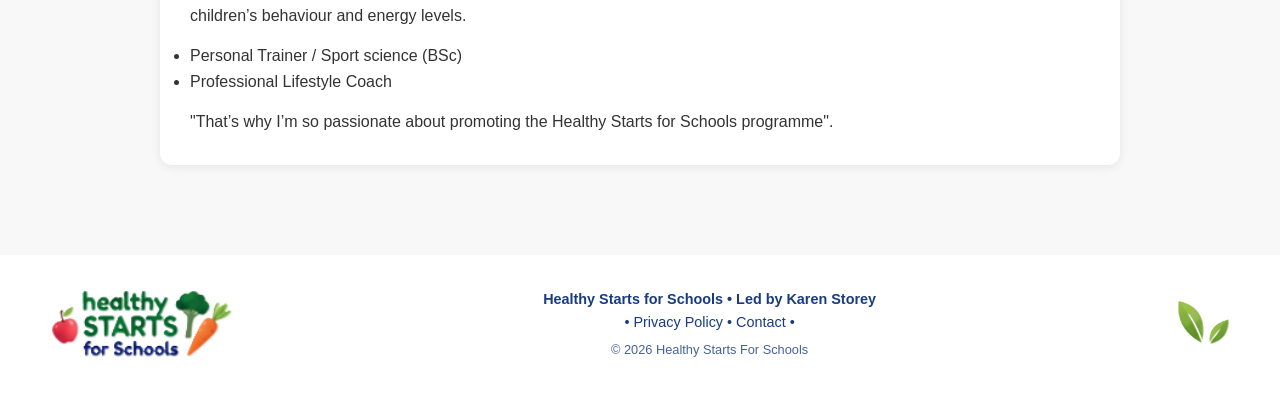
<file: team.html>
<!DOCTYPE html>
<html lang="en">
<head>
<meta charset="UTF-8">
<meta name="viewport" content="width=device-width, initial-scale=1.0">
<title>The Team</title>
<link rel="stylesheet" href="css/style.css">
<!-- Standard favicon -->
<link rel="icon" type="image/x-icon" href="images/icons/favicon.ico">

<!-- PNG favicons -->
<link rel="icon" type="image/png" sizes="16x16" href="images/icons/favicon-16x16.png">
<link rel="icon" type="image/png" sizes="32x32" href="images/icons/favicon-32x32.png">

<!-- Android -->
<link rel="icon" type="image/png" sizes="192x192" href="images/icons/android-chrome-192x192.png">
<link rel="icon" type="image/png" sizes="512x512" href="images/icons/android-chrome-512x512.png">

<!-- Apple -->
<link rel="apple-touch-icon" sizes="180x180" href="images/icons/apple-touch-icon.png">
</head>

<body>

<div id="header"></div>

<section class="content">

    <h1>Meet The Health Squad</h1>

    <div class="team-member">

        <div class="team-header">
            <img src="images/people/Karen.png" alt="Karen Storey">
            <div>
                <h2>Karen</h2>
                <p class="team-role">Founder of Healthy Starts for Schools</p>
            </div>
        </div>

        <p>
            I'm Karen, a mum of three with a personal passion for helping the next generation have a healthier start in life.
        </p>

        <ul>
            <li>My own health experiences have shaped how much I value looking after ourselves today and thinking about our health future, inspiring me to bring people together around a purpose that matters to me: our children’s wellbeing.</li>
            <li>I’ve developed Healthy Starts for Schools to bring schools and families together, encourage conversations about nutrition and explore practical ways to support children’s everyday diets.</li>
            <li>As a parent, I understand that busy routines, different appetites and food preferences can make this challenging. I want families to feel supported, informed and included.</li>
            <li>Building healthier futures for generations to come</li>
        </ul>

        <blockquote>
            "My ambition is to build something meaningful for our children today and the generations who follow them. By helping lay the foundations for a healthier UK, our long-term aim is to improve people’s health and ease pressure on our NHS."
        </blockquote>
       
    </div>


    <div class="team-member">

        <div class="team-header">
            <img src="images/people/Keith.png" alt="Keith">
            <div>
                <h2>Keith</h2>
                <p class="team-role">Health Crew Ambassador & Tech Lead</p>
            </div>
        </div>

        <p>
            I'm Keith, a father of two children who have lived with severe allergies since birth, I’ve spent years navigating a world that often isn’t built for them. Dozens of trips to A&amp;E, countless appointments at allergy clinics, and the constant vigilance around food have shaped our everyday life. Something as simple as eating out, or even thinking about going abroad became risky, stressful, and in many cases, simply not possible..
        </p>

        <ul>
            <li>Years of real-world experience managing severe allergies</li>
            <li>Passionate advocate for food awareness and education</li>
            <li>Committed to helping families make informed food choices</li>
            <li>Promotes healthier lifestyles through leading by example</li>
        </ul>
<p>
        <blockquote>
            "Through education, awareness and making healthy choices fun, we can inspire positive change together."
        </blockquote>
</p>
    </div>


    <div class="team-member">

        <div class="team-header">
            <img src="images/people/John.png" alt="John">
            <div>
                <h2>John</h2>
                <p class="team-role">Health Crew Ambassador & Lifestyle Coach</p>
            </div>
        </div>

        <p>
            I'm John. I’ve been involved in sport since I was a child, so it felt natural to follow a path into exercise, nutrition and performance.

			While studying for my Sports Science degree, I worked as a special needs assistant and in an after-school club at a primary school.

			After graduating, I became a personal trainer and later started my own bootcamp studio. In 2009, I came across a unique product that was part of a free nutrition programme for children.

			I truly believe that good nutrition and exercise are the foundations of a great life especially for children. When I worked at the school, I could see how nutrition affected children’s behaviour and energy levels.
			<ul>
				<li>Personal Trainer / Sport science (BSc)</li>
				<li>Professional Lifestyle Coach</li>
			</ul>
        </p>

 <blockquote>
            "That’s why I’m so passionate about promoting the Healthy Starts for Schools programme".
        </blockquote>
    </div>

</section>

<div id="footer"></div>

<script src="js/script.js"></script>

</body>
</html>
</file>
<file: css/style.css>
:root{
    --green-primary:#00A651;
    --green-dark:#008948;
    --green-light:#7AC943;
    --blue-primary:#183B82;
    --blue-dark:#102A60;
	--turquoise-primary:#00A6A6;
    --turquoise-dark:#008F8F;
    --red:#F44336;
    --red-light:#FF6B6B;
    --orange:#F9A11B;
    --yellow:#F7D100;
    --offwhite:#F8F8F8;
}

*{
    margin:0;
    padding:0;
    box-sizing:border-box;
}

body{
    font-family:Arial, Helvetica, sans-serif;
    background:var(--offwhite);
    line-height:1.6;
    color:#333;
}

header{
    background:#fff;
    box-shadow:0 2px 10px rgba(0,0,0,0.08);
    position:sticky;
    top:0;
    z-index:1000;
}

.header-container{
    max-width:1200px;
    margin:auto;
    display:flex;
    align-items:center;
    justify-content:space-between;
    padding:10px 20px;
}

.logo{
    height:90px;
    width:auto;
}
@media (max-width:1200px){
    .logo{ height:70px; }
}
.nav-links{
    display:flex;
    list-style:none;
    gap:30px;
}

.nav-links a{
    text-decoration:none;
    color:var(--blue-primary);
    font-weight:bold;
    transition:.3s;
}

.nav-links a:hover{
    color:var(--green-primary);
}

.burger{
    display:none;            /* shown on mobile by your existing media query */
    background:none;
    border:none;
    padding:0;
    cursor:pointer;
    line-height:0;           /* removes extra space around the image */
}

.burger-img{
    height:30px;             /* adjust to taste */
    width:auto;
    display:block;    
}
.burger:hover .burger-img{ opacity:0.8; }

.hero{
    text-align:center;
    padding:80px 20px;
}

.hero h1{
    color:var(--green-primary);
    margin-bottom:20px;
}

.hero p{
    max-width:700px;
    margin:auto;
    margin-bottom:30px;
}

.email-btn{
    display:inline-block;

    padding:8px 16px;
    min-width:260px;

    background:linear-gradient(
        90deg,
        #0f8f96 0%,
        #0ca38a 30%,
        #00b47d 70%,
        #00c56f 100%
    );

    color:#ffffff;
    text-decoration:none;
    font-weight:700;

    border:none;
    border-radius:50px;

    box-shadow:
        0 4px 12px rgba(0,166,81,0.25),
        inset 0 1px 1px rgba(255,255,255,0.25);

    transition:all 0.3s ease;
}

.email-btn:hover{
    background:linear-gradient(
        90deg,
        #0a7e84 0%,
        #0a937d 30%,
        #009d6c 70%,
        #00ae61 100%
    );

    transform:translateY(-2px);
}

.email-btn::after{
    content:" →";
    font-size:1.2rem;
}

img{
    vertical-align: middle;
}

.gallery{
    max-width:1200px;
    margin:auto;
    padding:40px 20px;
    display:grid;
    grid-template-columns:repeat(auto-fit,minmax(300px,1fr));
    gap:20px;
}

.gallery img{
    width:100%;
    border-radius:10px;
    box-shadow:0 4px 10px rgba(0,0,0,.1);
}

.content{
    max-width:1000px;
    margin:auto;
    padding:60px 20px;
}

.content h1{
    color:var(--blue-primary);
    margin-bottom:20px;
}

.content p{
    margin-bottom:15px;
}

footer{
    background:var(--blue-primary);
    color:white;
    text-align:center;
    padding:20px;
    margin-top:50px;
}

.active-page{
    color:var(--green-primary) !important;
}

@media (max-width:768px){

    .burger{
        display:block;
    }

    .nav-links{
        display:none;
        width:100%;
        flex-direction:column;
        padding-top:20px;
        gap:15px;
        text-align:center;
    }

    .nav-links.active{
        display:flex;
    }

    .header-container{
        flex-wrap:wrap;
    }
}
.strapline{
    display:block;
    max-width:700px;
    width:100%;
    margin:0 auto 30px;
}
.clinicalresearch{
    display:block;
    max-width:700px;
    width:100%;
    margin:0 auto 30px;
}

.research-ingredients{
    display:grid;
    grid-template-columns:repeat(2, 1fr);   /* 2 in a row */
    gap:16px;
    align-items:center;
    max-width:700px;                        /* same width as .clinicalresearch */
    width:100%;
    margin:0 auto 30px;
}
.research-ingredients img{
    display:block;
    width:100%;
    height:auto;
}
@media (max-width:480px){
    .research-ingredients{
        grid-template-columns:1fr;
    }
}

.bottombanner{
    display:block;
    
    width:100%;
    margin:0 auto 5px;
}
.showcase{
    padding:60px 20px;
    text-align:center;
    background:white;
}

.showcase h2{
    color:var(--blue-primary);
    margin-bottom:30px;
}

.showcase-image{
    width:100%;
    max-width:1100px;
    border-radius:12px;
    box-shadow:0 6px 20px rgba(0,0,0,0.15);
}

.active-page{
    color: #00A651;
    font-weight: bold;
}
.hero-buttons{
    display:flex;
    gap:20px;
    justify-content:center;
    flex-wrap:wrap;
    margin-top:30px;
}

.green-button,
.white-button{
    display:inline-block;
    padding:6px 6px;
    border-radius:20px;
    font-size:1rem;
    font-weight:700;
    text-decoration:none;
    transition:all 0.3s ease;
    text-align:center;
    min-width:200px;
}

/* Green Button */

.green-button{
    display:inline-block;
    padding:6px 6px;
    min-width:200px;

    background:linear-gradient(
        90deg,
        #0f8f96 0%,
        #0ca38a 30%,
        #00b47d 70%,
        #00c56f 100%
    );

    color:#ffffff;
    font-weight:700;
    font-size:1rem;
    text-decoration:none;

    border-radius:20px;
    border:none;

    box-shadow:
        0 4px 12px rgba(0,166,81,0.25),
        inset 0 1px 1px rgba(255,255,255,0.25);

    transition:all 0.3s ease;
}

.green-button:hover{
    background:linear-gradient(
        90deg,
        #0a7e84 0%,
        #0a937d 30%,
        #009d6c 70%,
        #00ae61 100%
    );

    transform:translateY(-2px);
}

/* White Button */

.white-button{
    background:#ffffff;
    color:#183B82;
    border:3px solid #6FD3CE;
    box-shadow:0 4px 12px rgba(0,0,0,0.08);
}

.white-button:hover{
    background:#f8f8f8;
    border-color:#00A651;
    transform:translateY(-2px);
}
@media (max-width:768px){

    .hero-buttons{
        flex-direction:column;
        align-items:center;
    }

    .green-button,
    .white-button{
        width:100%;
        max-width:350px;
    }
}
.green-button::after,
.white-button::after{
    content:" →";
    font-size:1.2rem;
}
.dark-blue-text{
    color:var(--blue-primary);
}

.turquoise-text{
    color:var(--turquoise-primary);
}
.hero-split{
    display:flex;
    align-items:center;
    gap:10px;    
	max-width:1200px;   
    margin:0 auto;
    padding:20px;          /* same side padding as .content */
}

.hero-content{
    flex:1 1 60%;
    text-align:left;
}

/* Row: leaves | heading | glow */
.hero-top{
    display:flex;
    align-items:flex-start;
    justify-content:space-between;
    gap:clamp(8px, 1.5vw, 20px);
    margin-bottom:10px;
}

.hero-image{
    flex:1 1 40%;
}

.hero-image img{
    width:100%;
    height:auto;
    display:block;
}

/* Leaves: top left of the content column */
.hero-leaves{
    width:clamp(35px, 4.5vw, 60px);
    height:auto;
    flex-shrink:0;
    mix-blend-mode:multiply;
}

/* Heading */
.hero-heading{
    flex:1 1 auto;
    min-width:0;
}

.hero-text{
    display:block;
    font-family:'Fredoka', Arial, Helvetica, sans-serif;
    font-weight:bolder;
    font-size:clamp(1.5rem, 3vw, 2.8rem);
    line-height:1.15;text-align:center;
}

/* Pink glow: top right of the heading */
.hero-glow{
    width:clamp(24px, 3vw, 40px);
    height:auto;
    flex-shrink:0;
    mix-blend-mode:multiply;
}

/* Spans the full row, so it runs from the leaves to the glow */
.hero-subtext{
    margin-bottom:20px;
    font-size:clamp(0.95rem, 1.4vw, 1.1rem);
    color:var(--blue-primary);
	text-align:center;	
	font-weight: bolder;
}

/* Buttons: left-aligned in this layout */
.hero-split .hero-buttons{
    justify-content:center;
    margin-top:0;
}

.green-button,
.white-button{
    cursor:pointer;
    font-family:inherit;
}

/* Stack on tablets and phones */
@media (max-width:768px){
    .hero-split{
        flex-direction:column;
    }

    .hero-content,
    .hero-image{
        flex:1 1 auto;
        width:100%;
    }

    .hero-split .hero-buttons{
        justify-content:center;
    }
}

/* ---------- Our mission banner ---------- */

.mission-banner{
    display:flex;
    align-items:center;
    justify-content:space-between;
    gap:20px;
    max-width:1200px;
    margin:40px auto;
    padding:20px 30px;
    background:#eef5f2;              /* same pale green-grey as the research banner */
    border-radius:12px;
}

.mission-text{
    flex:1 1 auto;
    min-width:0;
    text-align:center;
}

/* Title with the glow at its left */
.mission-title-row{
    display:flex;
    align-items:center;
    justify-content:center;
    gap:10px;
    margin-bottom:8px;
}

.mission-title{
    font-family:'Fredoka', Arial, Helvetica, sans-serif;
    font-weight:600;
    font-size:clamp(1.4rem, 2.6vw, 2rem);
    color:var(--blue-primary);
}

.mission-glow{
    width:clamp(18px, 2vw, 28px);
    height:auto;
    mix-blend-mode:multiply;
}

.mission-subtitle{
    font-family:'Fredoka', Arial, Helvetica, sans-serif;
    font-weight:600;
    font-size:clamp(1.1rem, 2.4vw, 1.9rem);
    line-height:1.3;
    color:var(--blue-primary);
    max-width:32em;
    margin:0 auto 10px;
}

.mission-body{
    font-size:clamp(0.85rem, 1.3vw, 1.05rem);
    color:var(--blue-primary);
}

/* Blueberries left, apple right */
.mission-fruit{
    width:clamp(70px, 12vw, 170px);
    height:auto;
    flex-shrink:0;
    mix-blend-mode:multiply;         /* blends the image backgrounds into the banner */
}

/* Smaller fruit on phones, so the text has room */
@media (max-width:600px){
    .mission-banner{
        padding:20px 12px;
        gap:8px;
    }

    .mission-fruit{
        width:55px;
    }
}

/* ---------- How it works ---------- */

.hiw{
    max-width:1200px;
    margin:0 auto;
    padding:40px 20px;
}

/* Title with a glow either side */
.hiw-title-row{
    display:flex;
    align-items:center;
    justify-content:center;
    gap:clamp(8px, 1.5vw, 16px);
    margin-bottom:30px;
}

.hiw-title{
    font-family:'Fredoka', Arial, Helvetica, sans-serif;
    font-weight:600;
    font-size:clamp(1.6rem, 3vw, 2.4rem);
    color:var(--blue-primary);
}

.hiw-glow{
    width:clamp(18px, 2.2vw, 30px);
    height:auto;
    mix-blend-mode:multiply;
}

/* Row: step | arrow | step | arrow | step */
.hiw-steps{
    display:flex;
    align-items:center;
    justify-content:center;
    gap:clamp(8px, 1.5vw, 20px);
}

.hiw-step{
    flex:1 1 0;                    /* three equal-width steps */
    min-width:0;
    display:flex;
    align-items:center;
    gap:clamp(10px, 1.5vw, 18px);
}

.hiw-icon{
    width:clamp(70px, 9vw, 120px);
    height:auto;
    flex-shrink:0;
    mix-blend-mode:multiply;       /* hides the white image background */
}

.hiw-text h3{
    font-family:'Fredoka', Arial, Helvetica, sans-serif;
    font-weight:600;
    font-size:clamp(1rem, 1.5vw, 1.2rem);
    line-height:1.2;
    color:var(--blue-primary);
    margin-bottom:6px;
}

.hiw-text p{
    font-size:clamp(0.85rem, 1.15vw, 0.95rem);
    line-height:1.4;
    color:var(--blue-primary);
}

.hiw-arrow{
    flex:0 0 auto;
    width:clamp(14px, 1.8vw, 24px);
    height:auto;
    mix-blend-mode:multiply;
}

/* Stack the steps on tablets and phones */
@media (max-width:768px){
    .hiw-steps{
        flex-direction:column;
        gap:12px;
    }

    .hiw-step{
        flex:none;
        width:100%;
        max-width:420px;
    }

    .hiw-icon{
        width:90px;
    }

    .hiw-arrow{
        width:20px;
        transform:rotate(90deg);   /* arrows point down when stacked */
    }
}

/* ---------- Nutrition and research banner ---------- */

.research-banner{
    display:flex;
    align-items:center;
    gap:20px;
    max-width:1200px;
    margin:40px auto;
    padding:30px 40px;
    background:#eef5f2;              /* pale green-grey from the design */
    border-radius:12px;
}

.research-text{
    flex:1 1 45%;
    min-width:0;
}

.research-image{
    flex:1 1 55%;
    min-width:0;
}

.research-image img{
    width:100%;
    height:auto;
    display:block;
    mix-blend-mode:multiply;         /* blends the image's pale background into the box */
}

/* Title with the glow at its top right */
.research-title-row{
    display:flex;
    align-items:flex-start;
    gap:8px;
    margin-bottom:10px;
}

.research-title{
    font-family:'Fredoka', Arial, Helvetica, sans-serif;
    font-weight:600;
    font-size:clamp(1.5rem, 3vw, 2.4rem);
    line-height:1.15;
    color:var(--blue-primary);
}

.research-glow{
    width:clamp(18px, 2vw, 28px);
    height:auto;
    margin-top:-4px;
    flex-shrink:0;
    mix-blend-mode:multiply;
}

.research-subtitle{
    font-size:clamp(1.05rem, 1.8vw, 1.4rem);
    font-weight:700;
    line-height:1.3;
    color:var(--blue-primary);
    margin-bottom:12px;
}

.research-body{
    font-size:clamp(0.9rem, 1.3vw, 1.05rem);
    color:var(--blue-primary);
    margin-bottom:18px;
}

.research-link{
    font-weight:700;
    font-size:1.05rem;
    color:var(--turquoise-dark);
    text-decoration:none;
}

.research-link::after{
    content:" →";
}

.research-link:hover{
    text-decoration:underline;
}

/* Stack on tablets and phones */
@media (max-width:768px){
    .research-banner{
        flex-direction:column;
        padding:25px 20px;
    }

    .research-text,
    .research-image{
        flex:1 1 auto;
        width:100%;
    }
}
/* ---------- Meet the team + FAQs ---------- */

.tf{
    display:flex;
    gap:20px;
    max-width:1200px;
    margin:40px auto;
    padding:0 20px;
    align-items:stretch;
}

.tf-panel{
    background:#eef1f7;                /* pale blue-grey panel */
    border-radius:8px;
    padding:clamp(14px, 2vw, 24px);
    position:relative;
    min-width:0;
}

.tf-team{
    flex:1.4 1 0;                      /* left panel is wider */
    display:flex;
    align-items:center;
    gap:clamp(12px, 2vw, 24px);
}

.tf-faqs{
    flex:1 1 0;
}

/* Photo cropped to a circle */
.tf-photo{
    width:clamp(110px, 16vw, 190px);
    aspect-ratio:1 / 1;
    object-fit:cover;
    border-radius:50%;
    flex-shrink:0;
}

.tf-team-text{
    min-width:0;
}

/* Titles with glows */
.tf-title-row{
    display:flex;
    align-items:flex-start;
    gap:8px;
    margin-bottom:8px;
}

.tf-title{
    font-family:'Fredoka', Arial, Helvetica, sans-serif;
    font-weight:600;
    font-size:clamp(1.3rem, 2.2vw, 1.8rem);
    line-height:1.2;
    color:var(--blue-primary);
}

.tf-glow{
    width:clamp(16px, 1.8vw, 24px);
    height:auto;
    flex-shrink:0;
    mix-blend-mode:multiply;
}

.tf-subtitle{
    font-weight:700;
    font-size:clamp(1rem, 1.5vw, 1.15rem);
    line-height:1.3;
    color:var(--blue-primary);
    margin-bottom:10px;
}

.tf-body{
    font-size:clamp(0.85rem, 1.1vw, 0.95rem);
    line-height:1.45;
    color:var(--blue-primary);
    margin-bottom:12px;
}

.tf-link{
    font-weight:700;
    color:var(--turquoise-dark);
    text-decoration:none;
}

.tf-link::after{
    content:" →";
}

.tf-link:hover{
    text-decoration:underline;
}

/* Leaves at the top right of the FAQ panel */
.tf-leaves{
    position:absolute;
    top:8px;
    right:14px;
    width:clamp(36px, 4.5vw, 56px);
    height:auto;
    mix-blend-mode:multiply;
}

/* FAQ accordion */
.tf-faq{
    background:#fff;
    border-radius:10px;
    box-shadow:0 2px 6px rgba(0,0,0,0.06);
    margin-bottom:10px;
}

.tf-faq summary{
    cursor:pointer;
    list-style:none;
    position:relative;
    padding:12px 44px 12px 16px;
    font-family:'Fredoka', Arial, Helvetica, sans-serif;
    font-weight:600;
    font-size:clamp(0.9rem, 1.2vw, 1rem);
    color:var(--blue-primary);
}

.tf-faq summary::-webkit-details-marker{
    display:none;
}

/* Chevron */
.tf-faq summary::after{
    content:"";
    position:absolute;
    right:18px;
    top:50%;
    width:8px;
    height:8px;
    border-right:2px solid var(--blue-primary);
    border-bottom:2px solid var(--blue-primary);
    transform:translateY(-70%) rotate(45deg);
    transition:transform .2s ease;
}

.tf-faq[open] summary::after{
    transform:translateY(-30%) rotate(-135deg);   /* flips up when open */
}

.tf-faq p{
    padding:0 16px 14px;
    font-size:0.9rem;
    color:var(--blue-primary);
}

/* Stack on tablets and phones */
@media (max-width:900px){
    .tf{
        flex-direction:column;
    }
}

@media (max-width:500px){
    .tf-team{
        flex-direction:column;
        text-align:center;
    }

    .tf-title-row{
        justify-content:center;
    }
}
/* ---------- Call-to-action banner ---------- */

.cta{
    background:linear-gradient(90deg, #6f2cac 0%, #a02aa5 50%, #d6209c 100%);
    padding:24px 20px;
    margin-top:40px;
}

.cta-inner{
    max-width:1200px;
    margin:0 auto;
    display:flex;
    align-items:center;
    justify-content:space-between;
    gap:24px;
}

.cta-message{
    display:flex;
    align-items:center;
    gap:12px;
    flex:1 1 40%;
    min-width:0;
}

.cta-title{
    font-family:'Fredoka', Arial, Helvetica, sans-serif;
    font-weight:600;
    font-size:clamp(1.3rem, 2.4vw, 2rem);
    line-height:1.2;
    color:#fff;
}

.cta-leaves{
    width:clamp(34px, 4vw, 56px);
    height:auto;
    flex-shrink:0;
}

.cta-glow{
    width:clamp(18px, 2vw, 28px);
    height:auto;
    flex-shrink:0;
    align-self:flex-end;
}

/* Turns white-background images into light shapes on dark backgrounds */
.knockout{
    filter:grayscale(1) invert(1) brightness(1.4);
    mix-blend-mode:screen;
}

/* Form row */
.cta-form{
    display:flex;
    align-items:flex-end;
    gap:12px;
    flex:1 1 60%;
    min-width:0;
}

.cta-form label{
    flex:1 1 0;
    min-width:0;
    display:flex;
    flex-direction:column;
    gap:4px;
    font-size:0.8rem;
    font-weight:700;
    color:#fff;
}

.cta-form input{
    width:100%;
    padding:10px 12px;
    border:none;
    border-radius:8px;
    font-size:0.9rem;
    font-family:inherit;
}

.cta-form .green-button{
    flex:0 0 auto;
    padding:10px 20px;
    min-width:0;
    white-space:nowrap;
}

/* ---------- Footer ---------- */

.site-footer{
    background:#fff;
    color:var(--blue-primary);
    margin-top:0;
    padding:24px 20px;
}

.site-footer-inner{
    max-width:1200px;
    margin:0 auto;
    display:flex;
    align-items:center;
    justify-content:space-between;
    gap:20px;
}

.footer-logo{
    height:clamp(60px, 8vw, 90px);
    width:auto;
    flex-shrink:0;
}

.footer-text{
    text-align:center;
    font-size:0.9rem;
}

.footer-strong{
    font-weight:700;
}

.footer-text a{
    color:var(--blue-primary);
    text-decoration:none;
}

.footer-text a:hover{
    text-decoration:underline;
}

.footer-copy{
    font-size:0.8rem;
    margin-top:6px;
    opacity:0.8;
}

.footer-leaves{
    width:clamp(40px, 6vw, 70px);
    height:auto;
    flex-shrink:0;
    mix-blend-mode:multiply;     /* white background disappears on the white footer */
}

/* Stack on tablets and phones */
@media (max-width:900px){
    .cta-inner{
        flex-direction:column;
        align-items:stretch;
    }

    .cta-form{
        flex-wrap:wrap;
    }

    .cta-form label{
        flex:1 1 200px;
    }
}

@media (max-width:600px){
    .site-footer-inner{
        flex-direction:column;
    }

    .cta-form .green-button{
        width:100%;
        max-width:none;
    }
}

.straplines {
	display: block;      /* needed so auto margins can centre it */
	margin: 0 auto;      /* centres horizontally */
	width: 80%;          /* resize relative to the container */
	max-width: 900px;    /* never grow bigger than this */
	height: auto;        /* keeps the correct proportions */
}

.team-member{
    background:#fff;
    padding:30px;
    margin:30px 0;
    border-radius:12px;
    box-shadow:0 2px 10px rgba(0,0,0,0.08);
}

.team-header{
    display:flex;
    gap:20px;
    align-items:center;
    margin-bottom:20px;
}

.team-header img{
    width:140px;
    height:140px;
    border-radius:50%;
    object-fit:cover;
}

.team-role{
    color:var(--green-primary);	
}
.header-container{
    gap:20px;
}
.width90pc{
	width:90%
}
.nav-links{
    align-items:center;                 /* centres 1-line and 2-line links on the same midline */
    gap:clamp(14px, 1.8vw, 28px);
}

.nav-links a{
    display:block;
    text-align:center;
    line-height:1.25;
    white-space:nowrap;                 /* only wraps where the <br> is */
}

#get-in-touch{
    flex-shrink:0;
    min-width:0;                        /* overrides the 200px from .green-button */
    padding:8px 22px;
    line-height:1.25;
    text-align:center;
    white-space:nowrap;
}

@media (max-width:768px){

    .nav-links br{
        display:none;            /* menu items on a single line */
    }

    nav{
        display:contents;        /* burger and menu become direct children of the header */
    }

    .header-container > a{
        order:1;
        margin-right:auto;       /* pushes the button and burger to the right */
    }

    #get-in-touch{
        order:2;
        width:auto;
        max-width:none;
    }

    .burger{
        order:3;                 /* far right */
    }

    .nav-links{
        order:4;                 /* drops to its own full-width row when opened */
    }
}
@media (max-width:480px){

    .header-container{
        gap:8px;
        padding:8px 12px;
    }

    .header-container > a{
        min-width:0;
        flex:0 1 auto;           /* lets the logo shrink if space runs out */
    }

    .logo{
        height:44px;
        max-width:100%;
    }

    #get-in-touch{
        padding:7px 14px;
        font-size:0.85rem;
    }

    #get-in-touch::after{
        content:none;            /* drops the arrow to save width */
    }

    .burger-img{
        height:26px;
    }
}

.mini-green-button{
    display:inline-block;
    margin-left:6px;
    padding:3px 14px;
    border-radius:20px;
    font-size:0.8rem;
    font-weight:700;
    line-height:1.4;
    text-decoration:none;
    color:#ffffff;
    vertical-align:middle;
    background:linear-gradient(
        90deg,
        #0f8f96 0%,
        #0ca38a 30%,
        #00b47d 70%,
        #00c56f 100%
    );
    box-shadow:0 2px 6px rgba(0,166,81,0.25);
    transition:all 0.3s ease;
}

.mini-green-button:hover{
    background:linear-gradient(
        90deg,
        #0a7e84 0%,
        #0a937d 30%,
        #009d6c 70%,
        #00ae61 100%
    );
    transform:translateY(-1px);
}

.mini-green-button::after{
    content:" →";
}

/* ---------- Free products for kids ---------- */

.free-products{
    max-width:700px;
    margin:0 auto 30px;
    padding:20px 24px;
    background:#e9e9e9;              /* matches the grey of the product photos */
    border-radius:12px;
    text-align:center;
}

.fp-title{
    font-family:Arial, Helvetica, sans-serif;
    font-weight:400;
    font-size:clamp(1.1rem, 3vw, 1.6rem);
    letter-spacing:0.04em;
    text-transform:uppercase;
    color:#333;
    margin-bottom:10px;
}

.fp-row{
    display:flex;
    align-items:center;
    justify-content:center;
    gap:clamp(8px, 2vw, 20px);
}

/* Crops the empty grey space around each photo */
.fp-photo{
    flex:1 1 0;
    min-width:0;
    aspect-ratio:1 / 0.8;
    overflow:hidden;
}

.fp-photo img{
    width:100%;
    height:100%;
    object-fit:cover;
    transform:scale(1.25);           /* zooms in on the products; increase to crop more */
}

.fp-or{
    flex:0 0 auto;
    font-weight:700;
    font-size:clamp(0.9rem, 2vw, 1.2rem);
    letter-spacing:0.05em;
    color:#333;
}

/* Stack on small phones */
@media (max-width:480px){
    .fp-row{
        flex-direction:column;
    }

    .fp-photo{
        width:70%;
        flex:none;
    }
}

/* ---------- Product photo gallery ---------- */

.product-gallery{
    display:grid;
    grid-template-columns:repeat(4, 1fr);   /* four across on desktop */
    gap:16px;
    max-width:1000px;
    margin:30px auto;
}

.product-gallery img{
    width:100%;
    aspect-ratio:1 / 1;                      /* keeps all four the same square size */
    object-fit:cover;
    border-radius:12px;
    box-shadow:0 4px 10px rgba(0,0,0,0.1);
    display:block;
}

/* Two by two on tablets and phones */
@media (max-width:768px){
    .product-gallery{
        grid-template-columns:repeat(2, 1fr);
        gap:12px;
    }
}

.ingredients-row{
    display:flex;
    flex-wrap:wrap;
    justify-content:center;
    gap:16px;
    max-width:1000px;
    margin:30px auto;
}

.ingredients-img{
    flex:0 1 calc((100% - 32px) / 3);   /* exactly a third of the row, minus the gaps */
    min-width:260px;                    /* smallest size before wrapping */
    aspect-ratio:7 / 6;                 /* every image gets the same shape */
    object-fit:cover;                   /* fills that shape without stretching */
    height:auto;
    display:block;
}

/* ---------- What the survey says ---------- */

.survey{
    display:flex;
    align-items:center;
    gap:clamp(16px, 3vw, 36px);
    max-width:900px;
    margin:40px auto;
    padding:clamp(16px, 3vw, 30px);
    background:#fff;
    border-radius:12px;
    box-shadow:0 2px 10px rgba(0,0,0,0.08);
}

.survey-text{
    flex:1 1 55%;
    min-width:0;
    color:var(--blue-primary);
}

.survey-title{
    font-family:'Fredoka', Arial, Helvetica, sans-serif;
    font-weight:600;
    font-size:clamp(1.3rem, 2.6vw, 1.9rem);
    line-height:1.2;
    text-transform:uppercase;
    letter-spacing:0.03em;
    margin-bottom:10px;
}

.survey-intro{
    font-size:clamp(0.9rem, 1.4vw, 1.05rem);
    line-height:1.4;
    margin-bottom:14px;
}

.survey-stats{
    list-style:none;                 /* we style our own layout */
}

.survey-stats li{
    font-size:clamp(0.9rem, 1.4vw, 1.05rem);
    line-height:1.35;
    margin-bottom:8px;
}

.survey-stats strong{
    font-weight:800;
    color:var(--turquoise-dark);     /* makes the percentage stand out */
    margin-right:4px;
}

.survey-photo{
    flex:1 1 45%;
    min-width:0;
}

.survey-photo img{
    display:block;
    width:100%;
    height:auto;
    border-radius:14px;
    border:3px solid #e4eee9;        /* soft frame like the original */
}

/* Stack on phones: photo on top, text below */
@media (max-width:600px){
    .survey{
        flex-direction:column-reverse;
    }

    .survey-photo{
        width:100%;
        max-width:340px;
    }
}
/* ---------- Programme information extras ---------- */

.survey-brand{
    font-size:clamp(0.85rem, 1.6vw, 1.1rem);
    letter-spacing:0.08em;
    color:#333;
    margin-bottom:2px;
}

.survey-sub{
    font-size:clamp(0.8rem, 1.5vw, 1.05rem);
    letter-spacing:0.12em;
    color:#333;
    margin-bottom:16px;
}

/* Rainbow line under the title */
.survey-rule{
    height:3px;
    margin:6px 0 12px;
    background:linear-gradient(90deg, #e0457b, #a45bbf, #5b8fc9, #6fbf5a);
}

/* "The result?" box with a gradient outline */
.survey-result{
    display:flex;
    flex-direction:row;
    align-items:center;
    text-align:center;
    gap:2px;
    width:fit-content;
    margin:0 0 16px;
    padding:10px 20px;
    font-size:clamp(0.8rem, 1.2vw, 0.9rem);
    line-height:1.3;
    color:#333;
    border:2px solid transparent;
    border-radius:16px;
    background:
        linear-gradient(#fff, #fff) padding-box,
        linear-gradient(135deg, #a45bbf, #5b8fc9, #6fbf5a) border-box;
}
.result-leaf{
    width:clamp(22px, 4vw, 40px);  /* scales down on small screens */
    height:auto;
    flex-shrink:0;                 /* the leaves never get squashed */
    mix-blend-mode:multiply;       /* hides the white image background */
}
/* ---------- One continuous story ---------- */

.story{
    max-width:1100px;
    margin:40px auto;
    padding:clamp(20px, 4vw, 48px);
    background:#fff;
    border-radius:16px;
    box-shadow:0 2px 10px rgba(0,0,0,0.08);
}

.story-head{
    text-align:center;
    margin-bottom:clamp(8px, 2vw, 20px);
}

.story-head h2{
    font-family:'Fredoka', Arial, Helvetica, sans-serif;
    font-weight:600;
    font-size:clamp(1.6rem, 3.4vw, 2.4rem);
    color:var(--blue-primary);
}

.story-head p{
    color:var(--blue-primary);
    font-size:clamp(0.95rem, 1.6vw, 1.15rem);
}

/* Each row: text one side, photo the other */
.story-row{
    display:flex;
    align-items:center;
    gap:clamp(20px, 4vw, 48px);
    padding:clamp(24px, 4vw, 40px) 0;
}

/* ---------- Squiggly rainbow divider ---------- */
/* ----------------------------------------------
 Notes

Thickness: the stroke-width='2' in the SVG is the line thickness. vector-effect='non-scaling-stroke' keeps it at 2px even though the wave stretches to fit the width.
Squiggle height and shape: change the 5px in background-size (100% 5px) for a taller or flatter wave. For more waves, edit the path (M0 8 C ...) in the --squiggle value.
Colours: I estimated the hex values from your image, in order: light pink, hot pink, magenta, purple, green, teal-green, cyan, light blue. To tune them, change the stop-color values. Note that # must be written as %23 inside the CSS.
-------------------------------------------------*/
:root{
    --squiggle:url("data:image/svg+xml;utf8,<svg xmlns='http://www.w3.org/2000/svg' viewBox='0 0 1000 12' preserveAspectRatio='none'><defs><linearGradient id='g' x1='0' y1='0' x2='1' y2='0'><stop offset='0' stop-color='%23f77fc6'/><stop offset='0.10' stop-color='%23f72fa8'/><stop offset='0.25' stop-color='%23d41cae'/><stop offset='0.38' stop-color='%239a1ec3'/><stop offset='0.55' stop-color='%2355b82c'/><stop offset='0.70' stop-color='%2340bd5e'/><stop offset='0.85' stop-color='%230bb5d8'/><stop offset='1' stop-color='%234cc9f0'/></linearGradient></defs><path d='M0 8 C 80 1, 160 1, 250 6 S 420 12, 500 6 S 650 0, 750 6 S 920 12, 1000 4' fill='none' stroke='url(%23g)' stroke-width='2' stroke-linecap='round' vector-effect='non-scaling-stroke'/></svg>");

    --squiggle-thick:url("data:image/svg+xml;utf8,<svg xmlns='http://www.w3.org/2000/svg' viewBox='0 0 1000 16' preserveAspectRatio='none'><defs><linearGradient id='g' x1='0' y1='0' x2='1' y2='0'><stop offset='0' stop-color='%23f77fc6'/><stop offset='0.10' stop-color='%23f72fa8'/><stop offset='0.25' stop-color='%23d41cae'/><stop offset='0.38' stop-color='%239a1ec3'/><stop offset='0.55' stop-color='%2355b82c'/><stop offset='0.70' stop-color='%2340bd5e'/><stop offset='0.85' stop-color='%230bb5d8'/><stop offset='1' stop-color='%234cc9f0'/></linearGradient></defs><path d='M0 10 C 80 3, 160 3, 250 8 S 420 14, 500 8 S 650 2, 750 8 S 920 14, 1000 6' fill='none' stroke='url(%23g)' stroke-width='4' stroke-linecap='round' vector-effect='non-scaling-stroke'/></svg>");
}

.story-row + .story-row{
    border-top:none;                                 /* removes the old plain line */
    background:var(--squiggle) no-repeat top center / 100% 5px;
}

/* Flip every second row: photo left, text right */
.story-row:nth-of-type(even){
    flex-direction:row-reverse;
}

/* Same photo shape in every row */
.story-row .survey-photo img{
    width:100%;
    aspect-ratio:4 / 3;
    object-fit:cover;
    object-position:center;
    border-radius:14px;
    border:none;
}

/* Give every heading the same size */
.story-row .survey-title,
.story-row .survey-headline{
    font-size:clamp(1.4rem, 2.8vw, 2.1rem);
    line-height:1.15;
}

/* Statistics as tiles */
.stat-tiles{
    list-style:none;
    display:grid;
    grid-template-columns:repeat(2, 1fr);
    gap:12px;
    margin-top:14px;
}

.stat-tiles li{
    display:flex;
    flex-direction:column;
    gap:2px;
    padding:12px 14px;
    background:#eef5f2;
    border-radius:12px;
    font-size:clamp(0.85rem, 1.2vw, 0.95rem);
    line-height:1.3;
    color:var(--blue-primary);
}

.stat-tiles strong{
    font-family:'Fredoka', Arial, Helvetica, sans-serif;
    font-size:clamp(1.6rem, 3vw, 2.2rem);
    font-weight:700;
    line-height:1.1;
    color:var(--turquoise-dark);
}

/* Closing call to action */
.story-cta{
    border-top:none;
    background:var(--squiggle) no-repeat top center / 100% 12px;
}

/* Phones: photo above text, every row the same */
@media (max-width:700px){
    .story-row,
    .story-row:nth-of-type(even){
        flex-direction:column-reverse;
    }

    .story-row .survey-photo{
        width:100%;
    }
}
/* A standalone divider you can drop in anywhere */
.squiggle-divider{
    height:12px;
    margin:24px 0;
    background:var(--squiggle) no-repeat center / 100% 12px;
}
.squiggle-divider-thick{
    height:16px;
    margin:24px 0;
    background:var(--squiggle-thick) no-repeat center / 100% 16px;
}
</file>
